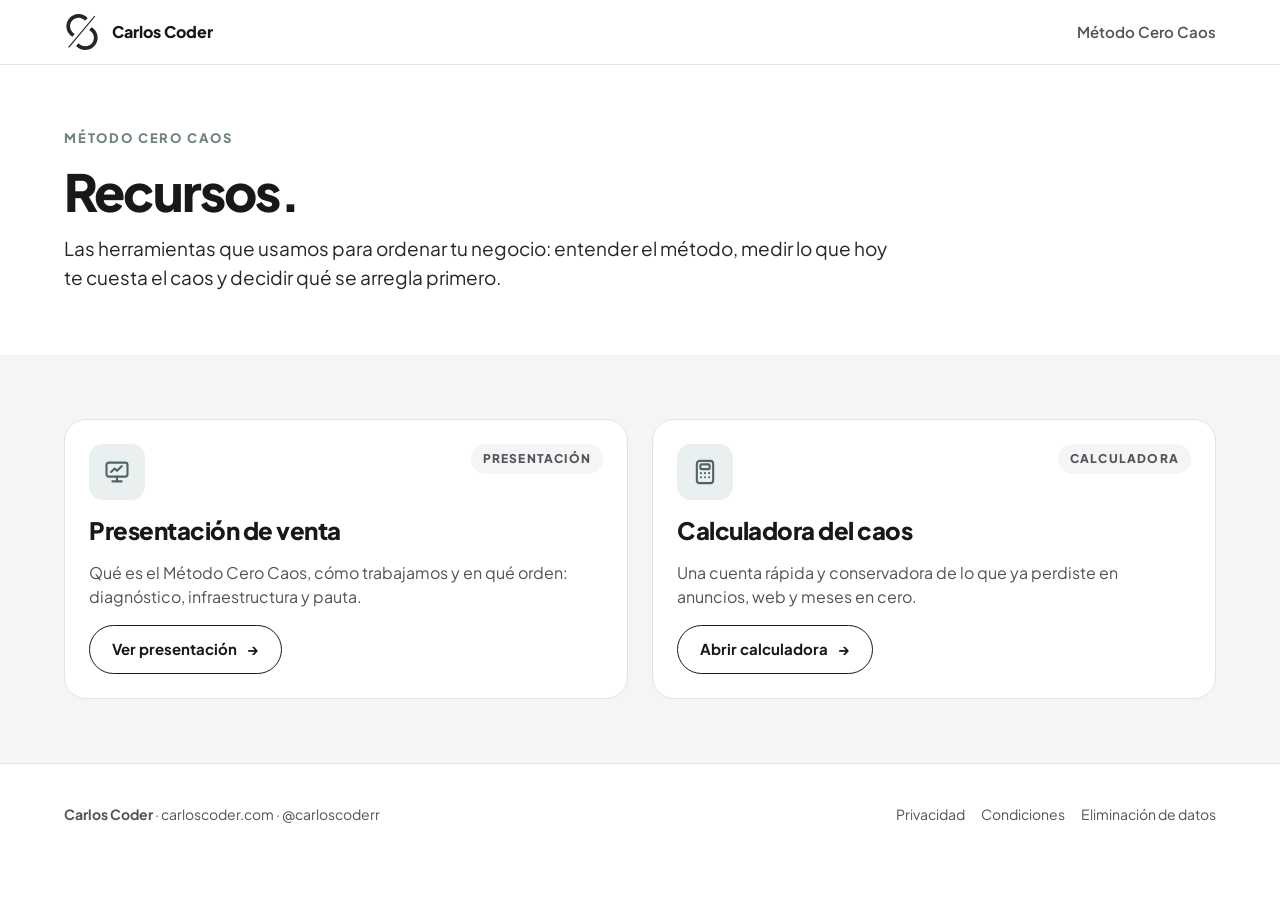
<file: index.html>
<!DOCTYPE html>
<html lang="es-PE">
<head>
<meta charset="utf-8">
<meta name="viewport" content="width=device-width, initial-scale=1, viewport-fit=cover">
<title>Carlos Coder · Recursos</title>
<meta name="description" content="Recursos del Método Cero Caos: presentación de venta y calculadora del caos.">
<link rel="icon" href="assets/img/carlos-coder.svg" type="image/svg+xml">
<link rel="preconnect" href="https://fonts.googleapis.com">
<link rel="preconnect" href="https://fonts.gstatic.com" crossorigin>
<link href="https://fonts.googleapis.com/css2?family=Plus+Jakarta+Sans:wght@400;500;600;700;800&display=swap" rel="stylesheet">
<link rel="stylesheet" href="assets/css/main.css">
<script src="assets/js/core.js" defer></script>
<style>
@layer page{
  /* tarjetas de recursos */
  .resources{display:grid;gap:var(--space-3);grid-template-columns:repeat(auto-fit,minmax(min(100%,20rem),1fr))}
  .res{position:relative;display:flex;flex-direction:column;gap:var(--space-2);padding:var(--space-3);border:1px solid var(--line);border-radius:var(--radius-l);background:var(--bg);transition:transform .45s var(--ease),box-shadow .45s var(--ease),border-color .3s}
  .res:hover,.res:focus-within{transform:translateY(-4px);border-color:var(--ink);box-shadow:var(--shadow-m)}

  .res-top{display:flex;justify-content:space-between;align-items:flex-start;gap:var(--space-2)}
  .res-icon{display:grid;place-items:center;width:56px;height:56px;border-radius:var(--radius-s);background:var(--sage-bg);color:var(--sage-d);transition:background .35s var(--ease),color .35s,transform .45s var(--ease)}
  .res-icon svg{width:28px;height:28px}
  .res:hover .res-icon,.res:focus-within .res-icon{background:var(--ink);color:var(--bg);transform:rotate(-6deg) scale(1.05)}
  .res-tag{font-size:12px;font-weight:800;letter-spacing:.1em;text-transform:uppercase;color:var(--muted);background:var(--tint);padding:6px 12px;border-radius:var(--radius-pill)}

  .res h2{margin:0;font-size:var(--step-1);letter-spacing:-.02em;line-height:1.2}
  .res p{color:var(--muted);line-height:1.5}

  /* botón: la flecha avanza y el fondo se rellena al pasar el mouse */
  .res-btn{margin-top:auto;align-self:flex-start;display:inline-flex;align-items:center;gap:10px;padding:12px 22px;border:1.5px solid var(--ink);border-radius:var(--radius-pill);font-weight:700;font-size:15px;color:var(--ink);text-decoration:none;background:linear-gradient(var(--ink),var(--ink)) no-repeat left center / 0% 100%;transition:background-size .45s var(--ease),color .35s var(--ease)}
  .res-btn .arrow{transition:transform .45s var(--ease)}
  .res:hover .res-btn,.res-btn:focus-visible{color:var(--bg);background-size:100% 100%}
  .res:hover .res-btn .arrow,.res-btn:focus-visible .arrow{transform:translateX(4px)}
  .res-btn:focus-visible{outline:2px solid var(--sage);outline-offset:3px}
  /* toda la tarjeta es clicable: el enlace se extiende sobre la tarjeta */
  .res-btn::after{content:"";position:absolute;inset:0;border-radius:var(--radius-l)}
  .res{cursor:pointer}

  @media (prefers-reduced-motion:reduce){
    .res,.res-icon,.res-btn,.res-btn .arrow{transition:none}
    .res:hover,.res:focus-within{transform:none}
    .res:hover .res-icon,.res:focus-within .res-icon{transform:none}
  }
}
</style>
</head>
<body>

<header class="site-header">
  <div class="container">
    <a class="brand" href="./"><img src="assets/img/carlos-coder.svg" alt=""><span>Carlos Coder</span></a>
    <nav class="nav"><a href="presentacion-de-venta/">Método Cero Caos</a></nav>
  </div>
</header>

<main>
  <section class="section">
    <div class="container stack">
      <p class="eyebrow">Método Cero Caos</p>
      <h1 class="page-title">Recursos.</h1>
      <p class="lead">Las herramientas que usamos para ordenar tu negocio: entender el método, medir lo que hoy te cuesta el caos y decidir qué se arregla primero.</p>
    </div>
  </section>

  <section class="section tint-bg">
    <div class="container resources">
      <article class="res">
        <div class="res-top">
          <span class="res-icon" aria-hidden="true">
            <svg viewBox="0 0 24 24" fill="none" stroke="currentColor" stroke-width="1.8" stroke-linecap="round" stroke-linejoin="round"><rect x="3" y="4" width="18" height="12" rx="2"/><path d="M12 16v4M8 20h8M7 12l3-3 2 2 4-4"/></svg>
          </span>
          <span class="res-tag">Presentación</span>
        </div>
        <h2>Presentación de venta</h2>
        <p>Qué es el Método Cero Caos, cómo trabajamos y en qué orden: diagnóstico, infraestructura y pauta.</p>
        <a class="res-btn" href="presentacion-de-venta/"><span>Ver presentación</span><span class="arrow" aria-hidden="true">→</span></a>
      </article>

      <article class="res">
        <div class="res-top">
          <span class="res-icon" aria-hidden="true">
            <svg viewBox="0 0 24 24" fill="none" stroke="currentColor" stroke-width="1.8" stroke-linecap="round" stroke-linejoin="round"><rect x="5" y="2.5" width="14" height="19" rx="2.5"/><rect x="8" y="5.5" width="8" height="4" rx="1"/><path d="M8.5 13h.01M12 13h.01M15.5 13h.01M8.5 16.5h.01M12 16.5h.01M15.5 16.5h.01"/></svg>
          </span>
          <span class="res-tag">Calculadora</span>
        </div>
        <h2>Calculadora del caos</h2>
        <p>Una cuenta rápida y conservadora de lo que ya perdiste en anuncios, web y meses en cero.</p>
        <a class="res-btn" href="calculadora-del-caos/"><span>Abrir calculadora</span><span class="arrow" aria-hidden="true">→</span></a>
      </article>
    </div>
  </section>
</main>

<footer class="site-footer">
  <div class="container">
    <span><b>Carlos Coder</b> · carloscoder.com · @carloscoderr</span>
    <nav class="legal-links" aria-label="Legal">
      <a href="politica-de-privacidad/">Privacidad</a>
      <a href="condiciones-del-servicio/">Condiciones</a>
      <a href="eliminacion-de-datos/">Eliminación de datos</a>
    </nav>
  </div>
</footer>

</body>
</html>
</file>
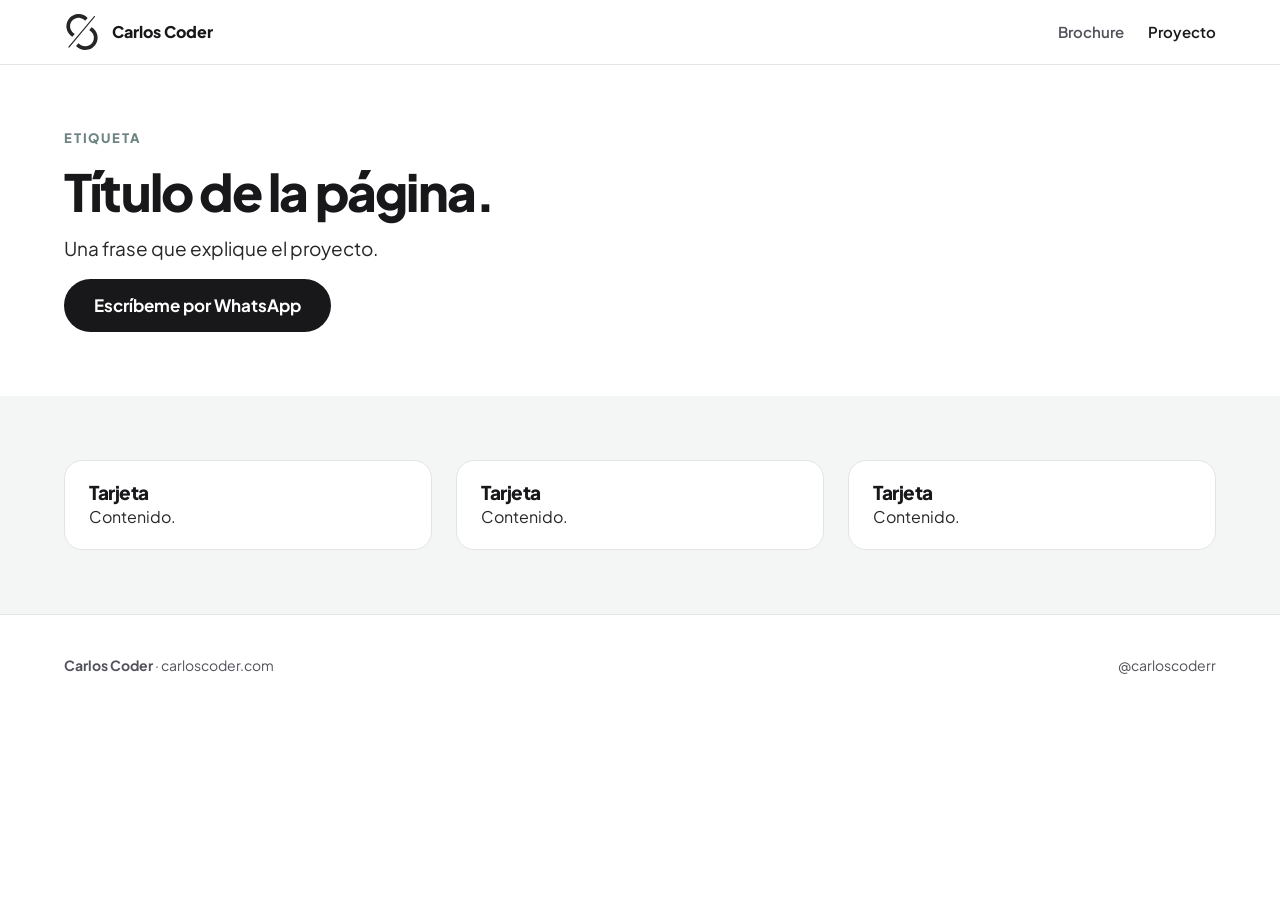
<file: _plantilla/index.html>
<!DOCTYPE html>
<html lang="es-PE">
<head>
<meta charset="utf-8">
<meta name="viewport" content="width=device-width, initial-scale=1, viewport-fit=cover">
<title>Nombre del proyecto · Carlos Coder</title>
<meta name="description" content="Descripción corta del proyecto.">
<link rel="icon" href="../assets/img/carlos-coder.svg" type="image/svg+xml">
<link rel="preconnect" href="https://fonts.googleapis.com">
<link rel="preconnect" href="https://fonts.gstatic.com" crossorigin>
<link href="https://fonts.googleapis.com/css2?family=Plus+Jakarta+Sans:wght@400;500;600;700;800&display=swap" rel="stylesheet">
<link rel="stylesheet" href="../assets/css/main.css">
<!-- <link rel="stylesheet" href="proyecto.css">  estilos exclusivos de este proyecto (dentro de @layer page) -->
<script src="../assets/js/core.js" defer></script>
</head>
<body data-wa-message="Hola Carlos, escribo desde la página de [proyecto].">

<header class="site-header">
  <div class="container">
    <a class="brand" href="../"><img src="../assets/img/carlos-coder.svg" alt=""><span>Carlos Coder</span></a>
    <nav class="nav">
      <a href="../presentacion-de-venta/">Brochure</a>
      <a href="./" aria-current="page">Proyecto</a>
    </nav>
  </div>
</header>

<main>
  <section class="section">
    <div class="container stack">
      <p class="eyebrow">Etiqueta</p>
      <h1 class="page-title">Título de la página.</h1>
      <p class="lead">Una frase que explique el proyecto.</p>
      <p><a class="btn" data-wa href="#">Escríbeme por WhatsApp</a></p>
    </div>
  </section>

  <section class="section tint-bg">
    <div class="container grid">
      <div class="card"><h3>Tarjeta</h3><p>Contenido.</p></div>
      <div class="card"><h3>Tarjeta</h3><p>Contenido.</p></div>
      <div class="card"><h3>Tarjeta</h3><p>Contenido.</p></div>
    </div>
  </section>
</main>

<footer class="site-footer">
  <div class="container"><span><b>Carlos Coder</b> · carloscoder.com</span><span>@carloscoderr</span></div>
</footer>

</body>
</html>
</file>
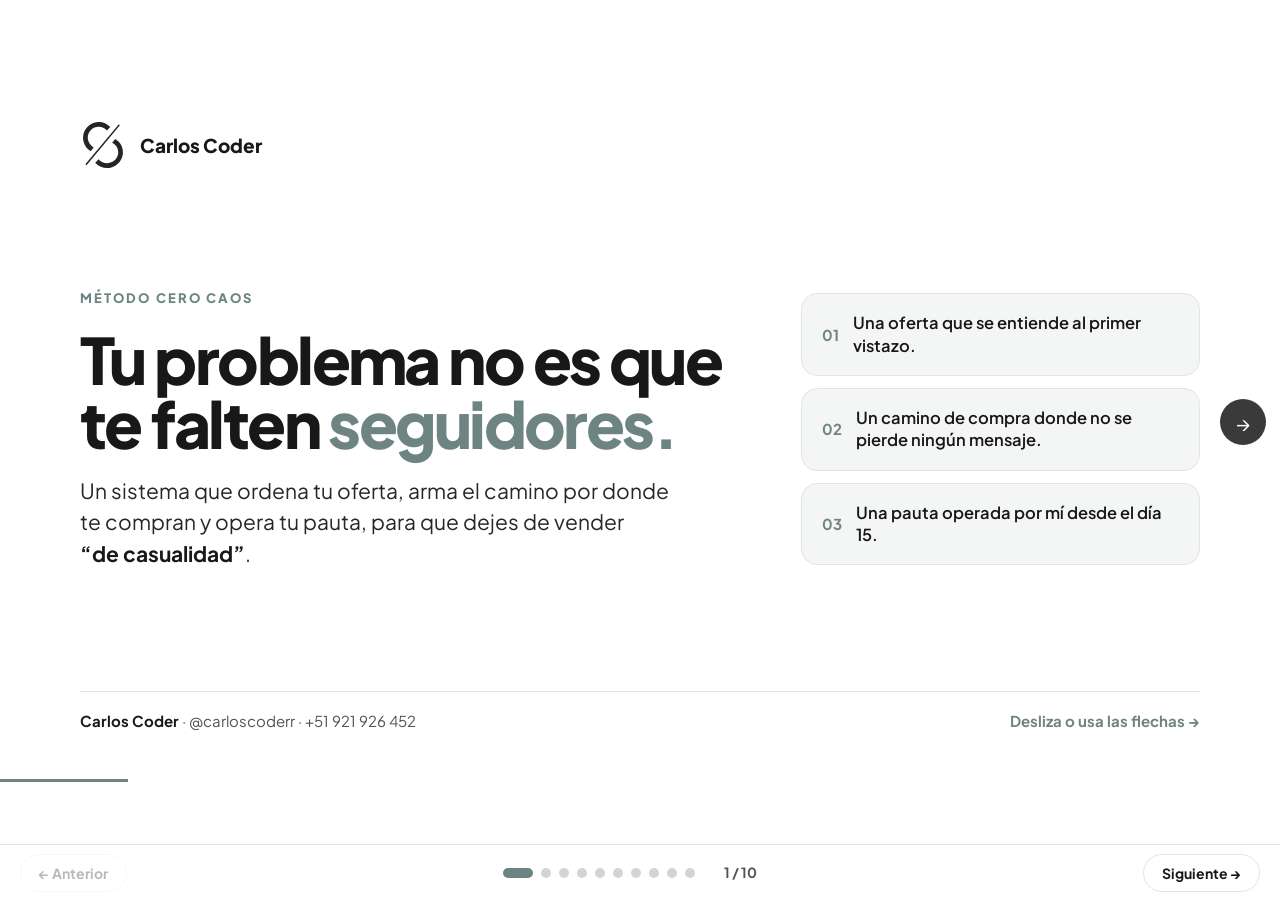
<file: brochure/index.html>
<!DOCTYPE html>
<html lang="es-PE">
<head>
<meta charset="utf-8">
<meta name="viewport" content="width=device-width, initial-scale=1, viewport-fit=cover">
<title>Método Cero Caos · Carlos Coder</title>
<link rel="icon" href="../assets/img/carlos-coder.svg" type="image/svg+xml">
<link rel="preconnect" href="https://fonts.googleapis.com">
<link rel="preconnect" href="https://fonts.gstatic.com" crossorigin>
<link href="https://fonts.googleapis.com/css2?family=Plus+Jakarta+Sans:wght@400;500;600;700;800&display=swap" rel="stylesheet">
<link rel="stylesheet" href="../assets/css/main.css">
<link rel="stylesheet" href="../assets/css/deck.css">
<link rel="stylesheet" href="brochure.css">
<script src="../assets/js/core.js" defer></script>
<script src="../assets/js/deck.js" defer></script>
<script src="brochure.js" defer></script>
</head>
<body class="deck" data-wa-message="Hola Carlos, quiero ordenar mi negocio. Escribo desde la landing por el Diagnóstico Cero Caos de S/ 300.">

<div id="rot"><div><span>⟳</span>Gira tu celular en horizontal<br><small style="font-weight:500;color:#a1a1aa">El brochure se ve de lado a lado.</small></div></div>

<div id="viewport">
  <div id="stage">
    <div id="prog"></div>
    <button class="arrow" id="aL" aria-label="Anterior">←</button>
    <button class="arrow" id="aR" aria-label="Siguiente">→</button>
    <div id="track">

<!-- 1 PORTADA -->
<section class="slide cover">
  <div class="brand"><img src="../assets/img/carlos-coder.svg" alt=""><span>Carlos Coder</span></div>
  <div class="main">
    <div>
      <div class="tag">Método Cero Caos</div>
      <h1>Tu problema no es que te falten <em>seguidores.</em></h1>
      <p class="sub">Un sistema que ordena tu oferta, arma el camino por donde te compran y opera tu pauta, para que dejes de vender <b>“de casualidad”</b>.</p>
    </div>
    <div class="trio">
      <div><b>01</b>Una oferta que se entiende al primer vistazo.</div>
      <div><b>02</b>Un camino de compra donde no se pierde ningún mensaje.</div>
      <div><b>03</b>Una pauta operada por mí desde el día 15.</div>
    </div>
  </div>
  <div class="pie"><span><b>Carlos Coder</b> · @carloscoderr · +51 921 926 452</span><span class="hint">Desliza o usa las flechas →</span></div>
</section>

<!-- 2 PROBLEMA -->
<section class="slide">
  <div class="eyebrow">El problema</div>
  <h2>¿Te suena esto?</h2>
  <div class="scenes">
    <div class="scene"><div class="n">1</div><h3>Un mes sí, otro no.</h3><p>Un mes cierras varias consultas seguidas. Al siguiente no entra nada. Cuando miras tu cuenta bancaria no sabes de qué dependió.</p></div>
    <div class="scene"><div class="n">2</div><h3>El link de la bio.</h3><p>Pagaste una web “profesional”. Hoy es un escaparate: se ve bien y no te trae ninguna venta.</p></div>
    <div class="scene"><div class="n">3</div><h3>El WhatsApp.</h3><p>Abres WhatsApp y los chats de la semana pasada siguen sin respuesta. Alguien preguntó el precio y desapareció.</p></div>
    <div class="scene"><div class="n">4</div><h3>Los anuncios.</h3><p>Le diste a “Promocionar” o le pagaste a alguien barato. Te llegaron curiosos sin presupuesto y concluiste: “los anuncios no funcionan para mi negocio”.</p></div>
    <div class="scene"><div class="n">5</div><h3>La oferta mezclada.</h3><p>Vendes consultas sueltas, un programa y un PDF a la vez. Quien entra a tu perfil pregunta: “¿y tú qué vendes exactamente?”.</p></div>
  </div>
  <div class="close">Ninguna de estas cosas es un problema de audiencia. Son síntomas de un negocio que opera en el caos.</div>
  <div class="foot"><span><b>Método Cero Caos</b> · Carlos Coder</span></div>
</section>

<!-- 3 COSTO -->
<section class="slide">
  <div class="eyebrow">Cuánto te cuesta el caos</div>
  <h2 class="wide">Antes de hablar de precio, hagamos una cuenta.</h2>
  <div class="calc">
    <div class="form">
      <div class="field"><label for="c-ads">Dinero en anuncios que no trajeron clientes</label><div class="money"><span>S/</span><input id="c-ads" type="number" min="0" inputmode="numeric" placeholder="0"></div></div>
      <div class="field"><label for="c-web">Dinero en una web que no vende</label><div class="money"><span>S/</span><input id="c-web" type="number" min="0" inputmode="numeric" placeholder="0"></div></div>
      <div class="field"><label for="c-meses">Meses en cero en el último año<small>los que casi no entró nada</small></label><div class="money"><span>N°</span><input id="c-meses" type="number" min="0" max="12" inputmode="numeric" placeholder="0"></div></div>
      <div class="field"><label for="c-mes">Lo que facturas en un mes normal</label><div class="money"><span>S/</span><input id="c-mes" type="number" min="0" inputmode="numeric" placeholder="0"></div></div>
    </div>
    <div class="out" aria-live="polite">
      <p>¿Cuánto sumaste tú?</p>
      <div class="tot" id="calcTotal">S/ 0</div>
      <p id="calcBreak" class="small" style="color:#a1a1aa">Completa los campos para ver el total.</p>
      <p class="cmp">El primer paso, el <b>Diagnóstico Cero Caos</b>, cuesta <b>S/ 300</b> y se descuenta por completo si decides avanzar.</p>
    </div>
  </div>
  <div class="close">El precio de este método se compara contra lo que hoy estás perdiendo, no contra el costo de una web.</div>
  <div class="foot"><span><b>Método Cero Caos</b> · Carlos Coder</span></div>
</section>

<!-- 4 HISTORIA -->
<section class="slide">
  <div class="eyebrow">Mi historia</div>
  <div class="about">
    <div class="ph"><img src="../assets/img/carlos.jpg" alt="Carlos Coder"></div>
    <div class="tx">
      <h2 style="margin-bottom:16px">Yo estuve del otro lado.</h2>
      <p>Desde marzo de 2023 entregaba hasta 4 páginas web al mes. Pasaba más de 10 horas diarias frente a la pantalla, cobraba poco y no tenía ni un cliente recurrente. Cada mes empezaba de cero a buscar el próximo contrato.</p>
      <p>Era “el chico de las webs”. Un ejecutante, no un socio. Y lo peor era darme cuenta de que las webs que entregaba eran escaparates: bonitas, pero sin nada detrás que vendiera.</p>
      <p>Entonces dejé de aceptar proyectos de solo diseño. Me capacité en sistemas de conversión (el camino que recorre alguien hasta comprar), psicología de ventas y pauta en Meta y Google. Junté lo técnico con la captación de clientes. <b>De ahí salió el Método Cero Caos.</b></p>
      <p>Hoy hago yo solo lo que normalmente reparten tres personas: construyo tu landing, armo tu captación automática y opero tu pauta. Tratas directo conmigo.</p>
      <div class="quote" style="font-size:20px;margin:6px 0 8px">“Deja de hacer páginas web que solo sirven de adorno; conviértete en el socio que diseña el sistema de ingresos que el negocio necesita.”</div>
      <p style="font-weight:800;color:var(--ink);margin:0">Carlos Coder <span style="font-weight:500;color:var(--muted)">· Arquitecto de Sistemas de Venta Digital</span></p>
    </div>
  </div>
  <div class="foot"><span><b>Método Cero Caos</b> · Carlos Coder</span></div>
</section>

<!-- 5 MÉTODO -->
<section class="slide">
  <div class="eyebrow">El método</div>
  <h2 class="wide" style="margin-bottom:16px">Cuatro pasos, en este orden. La pauta va al final.</h2>
  <div class="method">
    <div class="steps" id="steps" role="tablist"></div>
    <div class="mpanel">
      <div class="toggle" role="group" aria-label="Antes o después"><button type="button" data-m="0" aria-pressed="true">Hoy</button><button type="button" data-m="1" aria-pressed="false">Con el método</button></div>
      <div class="da" id="da"></div>
      <p class="two">Tú solo haces dos cosas: <span class="sage">crear contenido y cerrar ventas.</span> Lo demás lo construyo y lo opero yo.</p>
    </div>
  </div>
  <div class="diff">
    <div><b>Los anuncios van al final</b>No al principio.</div>
    <div><b>Lo construyo y lo opero yo</b>No coordinas a un diseñador, un programador y un trafficker.</div>
    <div><b>Capacito a quien atiende tu WhatsApp</b>Casi nadie lo hace, y ahí se pierden las ventas.</div>
  </div>
  <div class="foot"><span><b>Método Cero Caos</b> · Carlos Coder</span></div>
</section>

<!-- 6 QUÉ RECIBES -->
<section class="slide">
  <div class="eyebrow">Qué recibes</div>
  <h2 style="margin-bottom:16px">Qué recibes y cuándo.</h2>
  <div class="tabs" data-tabs>
    <button class="tab" aria-selected="true" data-t="ent">Entregables</button>
    <button class="tab" aria-selected="false" data-t="dias">Los 15 días</button>
    <button class="tab" aria-selected="false" data-t="app">Coder App (incluido)</button>
    <button class="tab" aria-selected="false" data-t="prom">Lo que prometo y lo que no</button>
  </div>
  <div class="pbox">
    <div class="pane open" data-p="ent"><div class="card tint grid2" style="padding:28px 32px;row-gap:18px">
      <div class="chk"><i>✓</i><span>Tu <b>oferta única</b> definida por escrito.</span></div>
      <div class="chk"><i>✓</i><span>Tu <b>landing page</b> de conversión, publicada en un subdominio de carloscoder.com (dominio propio opcional).</span></div>
      <div class="chk"><i>✓</i><span>Tu <b>captación automatizada</b>, adaptada a tu modelo de venta: pasarela de pago, agenda de citas o WhatsApp y correo.</span></div>
      <div class="chk"><i>✓</i><span>Una <b>capacitación de respuesta y cierre</b> (en WhatsApp o en el canal que use tu negocio), con guía de respuesta.</span></div>
      <div class="chk"><i>✓</i><span>Tu <b>mensaje y contenido pilar</b>.</span></div>
      <div class="chk"><i>✓</i><span><b>Pauta operada</b> en Meta/Google desde el día 15, con ajustes continuos.</span></div>
      <div class="chk"><i>✓</i><span><b>Informe mensual</b> con números.</span></div>
      <div class="chk"><i>✓</i><span><b>Coder App</b> incluido mientras tu plan esté activo.</span></div>
    </div></div>
    <div class="pane" data-p="dias">
      <div class="road">
        <div class="st"><b>Al pagar</b><p>Me entregas tus accesos y material. El conteo de los 15 días empieza cuando los tengo.</p></div>
        <div class="st"><b>Bloque 1</b><p>Diagnóstico y definición de tu oferta única.</p></div>
        <div class="st"><b>Bloque 2</b><p>Construcción de la landing y del camino de compra (pasarela, agenda o WhatsApp, según tu negocio).</p></div>
        <div class="st"><b>Bloque 3</b><p>Capacitación de respuesta y cierre.</p></div>
        <div class="st go"><b>Día 15</b><p><strong>Lanzamiento:</strong> se enciende la pauta.</p></div>
        <div class="st"><b>Desde el día 15</b><p>Se miden resultados con números y se ajusta cada mes.</p></div>
      </div>
      <p class="small" style="margin-top:16px;font-size:14px">Si demoras en entregar tus accesos o material, los 15 días se pausan.</p>
    </div>
    <div class="pane" data-p="app">
      <p style="margin-bottom:12px;font-size:15px">Tu herramienta de automatización, procesos, flujos y CRM, incluida mientras el plan esté activo. Si ya tienes web, landing, pasarela o agenda, se acopla a lo que ya usas.</p>
      <div class="app3">
        <div class="card"><h4>Para vender</h4><ul>
          <li><b>Automatizaciones</b> por WhatsApp y correo, con herramientas de marketing integradas.</li>
          <li><b>Flujos condicionales</b> y <b>respuestas a anuncios específicos.</b></li>
          <li><b>Métricas de tus anuncios</b> en la misma plataforma.</li>
          <li><b>Agente de IA de ventas</b> configurable sin código: entiende el contexto, no responde como robot.</li>
          <li><b>Agendamiento de citas</b> con confirmaciones y recordatorios.</li>
          <li><b>Recuperación de carritos abandonados.</b></li></ul></div>
        <div class="card"><h4>Para fidelizar</h4><ul>
          <li><b>Estrategias de fidelización.</b></li>
          <li><b>Mensajes automáticos por cumpleaños.</b></li></ul></div>
        <div class="card"><h4>Para controlar tu negocio</h4><ul>
          <li><b>Gastos operativos y balance.</b></li>
          <li><b>Base de clientes.</b></li>
          <li><b>Guion de venta</b> y <b>analizador de mensajes.</b></li></ul></div>
      </div>
      <p class="small" style="margin-top:10px">Coder App no procesa cobros ni aloja cursos: se integra con la pasarela o plataforma que ya uses.</p>
    </div>
    <div class="pane" data-p="prom">
      <div class="pn">
        <div class="card" style="background:var(--yes-bg);border-color:#bbf7d0"><h3 style="color:var(--yes)">Lo que prometo (depende de mí)</h3>Una oferta clara, una landing y captación que no dejan prospectos perdidos, alguien capacitado para responder, y una pauta operada por mí desde el día 15.</div>
        <div class="card tint"><h3 style="color:var(--no)">Lo que no prometo</h3>Un número de ventas ni de mensajes, resultados en 30 días, ni que funcione si no creas contenido ni cierras ventas.</div>
      </div>
    </div>
  </div>
  <div class="foot"><span><b>Método Cero Caos</b> · Carlos Coder</span></div>
</section>

<!-- 7 CASO -->
<section class="slide">
  <div class="eyebrow">Caso real</div>
  <h2 class="wide" style="margin-bottom:14px;font-size:36px">Un caso real, contado como lo que es.</h2>
  <div class="case">
    <div style="display:flex;flex-direction:column">
      <p style="font-size:15.5px;margin-bottom:14px">Un negocio de servicios de ticket alto <span class="small">(una agencia de marketing que vende a centros estéticos)</span> recibía curiosos y operaba con procesos desordenados. Su camino de compra no estaba claro y dependía de campañas sin estructura.</p>
      <h3 style="margin-bottom:10px;font-size:17px">Qué se hizo, en 3 pasos</h3>
      <ul class="hechos">
        <li><span class="num">1</span><span>Diagnóstico de su oferta y reestructuración del proceso comercial.</span></li>
        <li><span class="num">2</span><span>Diseño e implementación de la landing y del camino de compra.</span></li>
        <li><span class="num">3</span><span>Capacitación del equipo completo y activación de Meta Ads.</span></li>
      </ul>
      <div class="disc"><b>Aclaración</b>Mi cliente fue la agencia. El cliente de S/ 3,000 es de ella, conseguido con el sistema que implementé y que le enseñé a operar. Es un solo caso real, no una garantía. Fue un negocio de ticket alto con equipo comercial; el presupuesto de pauta mínimo que recomiendo para ti es de S/ 400 al mes.</div>
    </div>
    <div>
      <div class="rhead"><div class="v">S/ 170 → S/ 3,000</div><div class="l">Lo que invirtieron en anuncios → lo que entró con un solo cliente</div></div>
      <div class="stats" id="stats">
        <div class="stat"><div class="v" data-count="17">17</div><div class="l">personas interesadas en la primera semana</div></div>
        <div class="stat"><div class="v" data-count="10" data-pre="S/ ">S/ 10</div><div class="l">lo que costó cada una</div></div>
        <div class="stat big"><div class="v">casi S/ 18</div><div class="l">de venta por cada S/ 1 puesto en anuncios</div></div>
      </div>
      <p class="small" style="margin-top:10px">Cuenta solo de los anuncios de este caso. No incluye mi trabajo y no es una garantía de que te pase lo mismo.</p>
      <p class="tech">Dato técnico, para quien lo pida: ROAS 17.65 · ROI 1,665%.</p>
      <p style="margin-top:12px;font-size:15px">En menos de 10 días, con seguimiento por WhatsApp y llamada, cerró 1 cliente calificado de S/ 3,000, que continuó con la agencia en retención mensual. <b>Después del proyecto, me sumaron a su equipo.</b></p>
      <!-- PENDIENTE: [CAPTURA REAL] panel de pauta · [CAPTURA REAL] WhatsApp del cierre · [QR] video de la dueña -->
    </div>
  </div>
  <div class="foot"><span><b>Método Cero Caos</b> · Carlos Coder</span></div>
</section>

<!-- 8 ENCAJE -->
<section class="slide">
  <div class="eyebrow">¿Es para ti?</div>
  <h2 style="margin-bottom:14px">Para quién sí, para quién no.</h2>
  <div class="tabs" data-tabs>
    <button class="tab" aria-selected="true" data-t="fit">Es para ti / No es para ti</button>
    <button class="tab" aria-selected="false" data-t="faq">Preguntas frecuentes</button>
  </div>
  <div class="pbox">
    <div class="pane open" data-p="fit">
      <div class="fit">
        <div class="card y"><h3>Es para ti si…</h3>
          <div class="chk"><i>✓</i><span>Tienes audiencia y vendes un programa o servicio propio.</span></div>
          <div class="chk"><i>✓</i><span>Vendes “de casualidad”: un mes entra bien y el siguiente no.</span></div>
          <div class="chk"><i>✓</i><span>Ya probaste una web, el botón “Promocionar” o un freelancer, y concluiste que los anuncios no funcionan.</span></div>
          <div class="chk"><i>✓</i><span>Estás dispuesto/a a seguir un proceso ordenado y a cerrar las ventas o citas que lleguen. Crear contenido y cerrar ventas es tuyo; el sistema y la pauta son míos.</span></div>
          <div class="chk"><i>✓</i><span>Puedes invertir mínimo S/ 400 al mes en anuncios.</span></div>
          <div class="chk"><i>✓</i><span>Vendes una oferta de ticket medio-alto, para que una sola venta cubra buena parte de la inversión.</span></div>
        </div>
        <div class="card n"><h3>No es para ti si…</h3>
          <div class="chk no"><i>✕</i><span>Quieres “solo la web”.</span></div>
          <div class="chk no"><i>✕</i><span>Quieres que el marketing lo haga todo sin grabar contenido ni seguir el proceso.</span></div>
          <div class="chk no"><i>✕</i><span>Buscas “100 prospectos al día” o resultados en 30 días.</span></div>
          <div class="chk no"><i>✕</i><span>Todavía no tienes nada definido que vender.</span></div>
          <div class="chk no"><i>✕</i><span>Tu ticket es bajo y no tienes el volumen que lo compense.</span></div>
        </div>
      </div>
    </div>
    <div class="pane" data-p="faq">
      <div class="faq">
        <details open><summary>“¿Por qué el Diagnóstico cuesta y no es gratis?”</summary><p>Porque lo gratuito atrae curiosos que no valoran el tiempo ni implementan. El pago filtra para trabajar con quien va en serio. Y los S/ 300 se descuentan por completo si contratas dentro de los 7 días.</p></details>
        <details><summary>“¿Necesito tener web o pasarela lista antes de empezar?”</summary><p>No. Para eso es el Diagnóstico. Si ya tienes herramientas, las auditamos; si partes de cero, diseñamos el camino de compra que te conviene (pasarela, agenda o WhatsApp).</p></details>
        <details><summary>“Está muy caro.”</summary><p>Compáralo contra lo que hoy pierdes, no contra una web: anuncios quemados, chats sin responder y meses en cero. Por eso el primer paso son S/ 300, no el sistema completo, y se descuentan por completo si avanzas.</p></details>
        <details><summary>“Ya probé anuncios y no funcionan para mi negocio.”</summary><p>Probablemente no fallaron los anuncios: faltaba una oferta clara y un camino de compra detrás. En mi método la pauta va el día 15, nunca al principio.</p></details>
        <details><summary>“No tengo tiempo para grabar contenido. Quiero que lo hagan todo por mí.”</summary><p>El sistema capta, da seguimiento y opera la pauta por ti. A ti te deja dos tareas: crear contenido y cerrar ventas, y nadie puede hacerlo por ti. Si buscas que el marketing lo haga todo sin que participes, esto no es para ti, y te lo digo desde ahora.</p></details>
        <details><summary>“Mejor lo aprendo yo con tutoriales de YouTube.”</summary><p>Puedes. Pero cada fin de semana peleándote con un dominio o una integración es un fin de semana sin atender clientes ni crear contenido. Y la pauta hay que operarla todos los meses sin quemar presupuesto.</p></details>
        <details><summary>“¿Me prometes resultados de ventas?”</summary><p>No. No prometo un número de ventas ni de prospectos. Prometo una oferta clara, un camino de compra adaptado a tu negocio, alguien capacitado para responder y una pauta operada desde el día 15. Mi caso real es uno solo y te lo muestro como lo que es.</p></details>
        <details><summary>“¿Y si en el Diagnóstico descubrimos que mi negocio no está listo para el sistema?”</summary><p>Te lo digo con total transparencia, para que no botes tu dinero en algo que todavía no te sirve. Y te quedas con tu Manual Cero Caos, con la ruta exacta de qué ordenar primero.</p></details>
      </div>
    </div>
  </div>
  <div class="foot"><span><b>Método Cero Caos</b> · Carlos Coder</span></div>
</section>

<!-- 9 INVERSIÓN -->
<section class="slide">
  <div class="eyebrow">Inversión y formas de pago</div>
  <h2 class="wide" style="font-size:34px;margin-bottom:12px;max-width:none">Un camino con tres escalones. Empiezas por el primero.</h2>
  <label class="sw"><input type="checkbox" id="fromDx"><span>Ya hice el Diagnóstico y contrato dentro de los 7 días</span></label>
  <div class="ladder">
    <article class="tier">
      <span class="k">Escalón 1 · Entrada</span>
      <h3>Diagnóstico Cero Caos</h3>
      <div class="pr">S/ 300<small>Pago único</small></div>
      <p>Sesión 1 a 1 de 60-90 min + auditoría de tu oferta, tu perfil y las fugas en tu WhatsApp + <b>Manual Cero Caos</b> (documento escrito con tu ruta exacta de acción). Se descuenta al 100% si contratas la implementación dentro de los 7 días siguientes. <b>Garantía:</b> si no recibes tu Manual máximo 2 días hábiles (lunes a sábado) después de tu sesión, se te devuelve lo pagado.</p>
      <a class="btn" data-wa href="#">Empezar por aquí</a>
    </article>
    <article class="tier main">
      <span class="badge">Principal</span>
      <span class="k">Escalón 2A · Plan Compromiso 3 Meses</span>
      <h3>Método Cero Caos Completo</h3>
      <div class="pr" id="prA">S/ 2,000<small id="prAs">al mes, mínimo 3 meses. El armado inicial va incluido en el Mes 1.</small></div>
      <p>Todo lo de la página 6: entregables, pauta operada desde el día 15, informe mensual y Coder App.</p>
      <a class="btn" data-wa href="#">Quiero este plan</a>
    </article>
    <article class="tier">
      <span class="k">Escalón 2B · Plan Flexible</span>
      <h3>Método Cero Caos Completo</h3>
      <div class="pr" id="prB">S/ 2,500<small id="prBs">de setup, que cubre el Mes 1 completo. Desde el Mes 2: S/ 2,000 al mes, sin permanencia.</small></div>
      <p>Lo mismo que el Plan Compromiso, sin permanencia.</p>
      <a class="btn ghost" data-wa href="#">Prefiero sin permanencia</a>
    </article>
  </div>
  <div class="tabs" data-tabs style="margin-bottom:10px">
    <button class="tab" aria-selected="true" data-t="ap">Lo que pagas aparte</button>
    <button class="tab" aria-selected="false" data-t="fp">Formas de pago</button>
    <button class="tab" aria-selected="false" data-t="ca">Cancelación</button>
  </div>
  <div class="pbox">
    <div class="pane open" data-p="ap"><ul class="dots"><li><span>Pauta en Meta/Google: mínimo recomendado <b>S/ 400 al mes</b>. Se paga directo a cada plataforma, con tu propia tarjeta.</span></li><li><span>Consumo de WhatsApp API.</span></li><li><span>Consumo de Inteligencia Artificial en tus flujos.</span></li></ul></div>
    <div class="pane" data-p="fp"><ul class="dots"><li><span><b>El Diagnóstico se paga en línea con Culqi, antes de la sesión</b>, para apartar tu fecha.</span></li><li><span>El Método Completo: en una cuota o, lo habitual, en dos partes: <b>50% al iniciar y 50% el día 15</b>. Cada mes son 30 días calendario.</span></li><li><span>Recibo por honorarios por defecto. Si necesitas factura, se suma el 18%; los precios no lo incluyen.</span></li></ul></div>
    <div class="pane" data-p="ca"><ul class="dots"><li><span><b>Después de los 3 meses:</b> sin penalidad, mes a mes, avisando antes del siguiente cobro.</span></li><li><span><b>Antes de los 3 meses:</b> pasas a las condiciones del Plan Flexible y pagas la diferencia de S/ 500 (la misma si vienes del Diagnóstico). No debes los meses restantes ni se reembolsa lo ya pagado. No hay pausa durante los 3 meses. Si yo no entrego la construcción o no enciendo la pauta el día 15 por causa mía, no pagas esa diferencia.</span></li><li><span><b>Al finalizar tu plan,</b> te llevas el archivo de tu landing page, tu base de datos en Excel (en menos de 24 horas) y tu dominio si compraste uno propio. Se da de baja tu acceso a Coder App y el subdominio de carloscoder.com.</span></li><li><span><b>Si no pagas a tiempo:</b> a las 48 horas se bloquea tu acceso a Coder App y se pausan tus campañas hasta que regularices.</span></li></ul></div>
  </div>
  <div class="foot"><span><b>Método Cero Caos</b> · Carlos Coder</span></div>
</section>

<!-- 10 EMPEZAR -->
<section class="slide end dk">
  <div class="eyebrow">Cómo empezar</div>
  <h2>El primer paso no es contratar. Es ver tu caos con números.</h2>
  <p style="font-size:18px;max-width:46em">Empieza por el <b>Diagnóstico Cero Caos</b>: una sesión conmigo y un documento escrito por <b>S/ 300</b>. Si decides avanzar dentro de los 7 días, se descuenta por completo.</p>
  <div class="how">
    <div><span class="num">1</span><span>Clic en el botón: se abre WhatsApp con el mensaje ya escrito. Sofía, del equipo de Carlos, conversa contigo y te envía tu enlace de reserva.</span></div>
    <div><span class="num">2</span><span>Reservas en línea: eliges tu fecha, respondes unas preguntas rápidas y pagas con Culqi.</span></div>
    <div><span class="num">3</span><span>Tenemos tu sesión de 60 a 90 min y completamos juntos tu cuenta del caos.</span></div>
    <div><span class="num">4</span><span>Recibes tu Manual Cero Caos en máximo 2 días hábiles (lunes a sábado).</span></div>
  </div>
  <p style="font-size:16px;max-width:52em;margin-bottom:16px">Imagina arrancar el mes con tu oferta ordenada, cero chats al aire y pauta trayendo prospectos que ya saben cuánto cuesta tu servicio. <b>La diferencia entre un escenario y el otro es una sesión y un documento.</b></p>
  <div><a class="btn light" data-wa href="#" style="font-size:19px;padding:16px 38px">Quiero mi Diagnóstico Cero Caos</a></div>
  <div class="contact"><span><b>WhatsApp:</b> +51 921 926 452</span><span><b>Instagram / TikTok / YouTube:</b> @carloscoderr</span></div>
  <div class="final">No te prometo 100 prospectos al día ni resultados en 30 días. Te prometo que lo construyo bien y lo opero.</div>
  <div class="foot"><span><b>Método Cero Caos</b> · Carlos Coder</span></div>
</section>

    </div>
  </div>
</div>

<div id="bar">
  <button id="bL" type="button">← Anterior</button>
  <div style="display:flex;align-items:center;gap:18px"><div id="dots"></div><span id="count"></span></div>
  <button id="bR" type="button">Siguiente →</button>
</div>
</body>
</html>
</file>
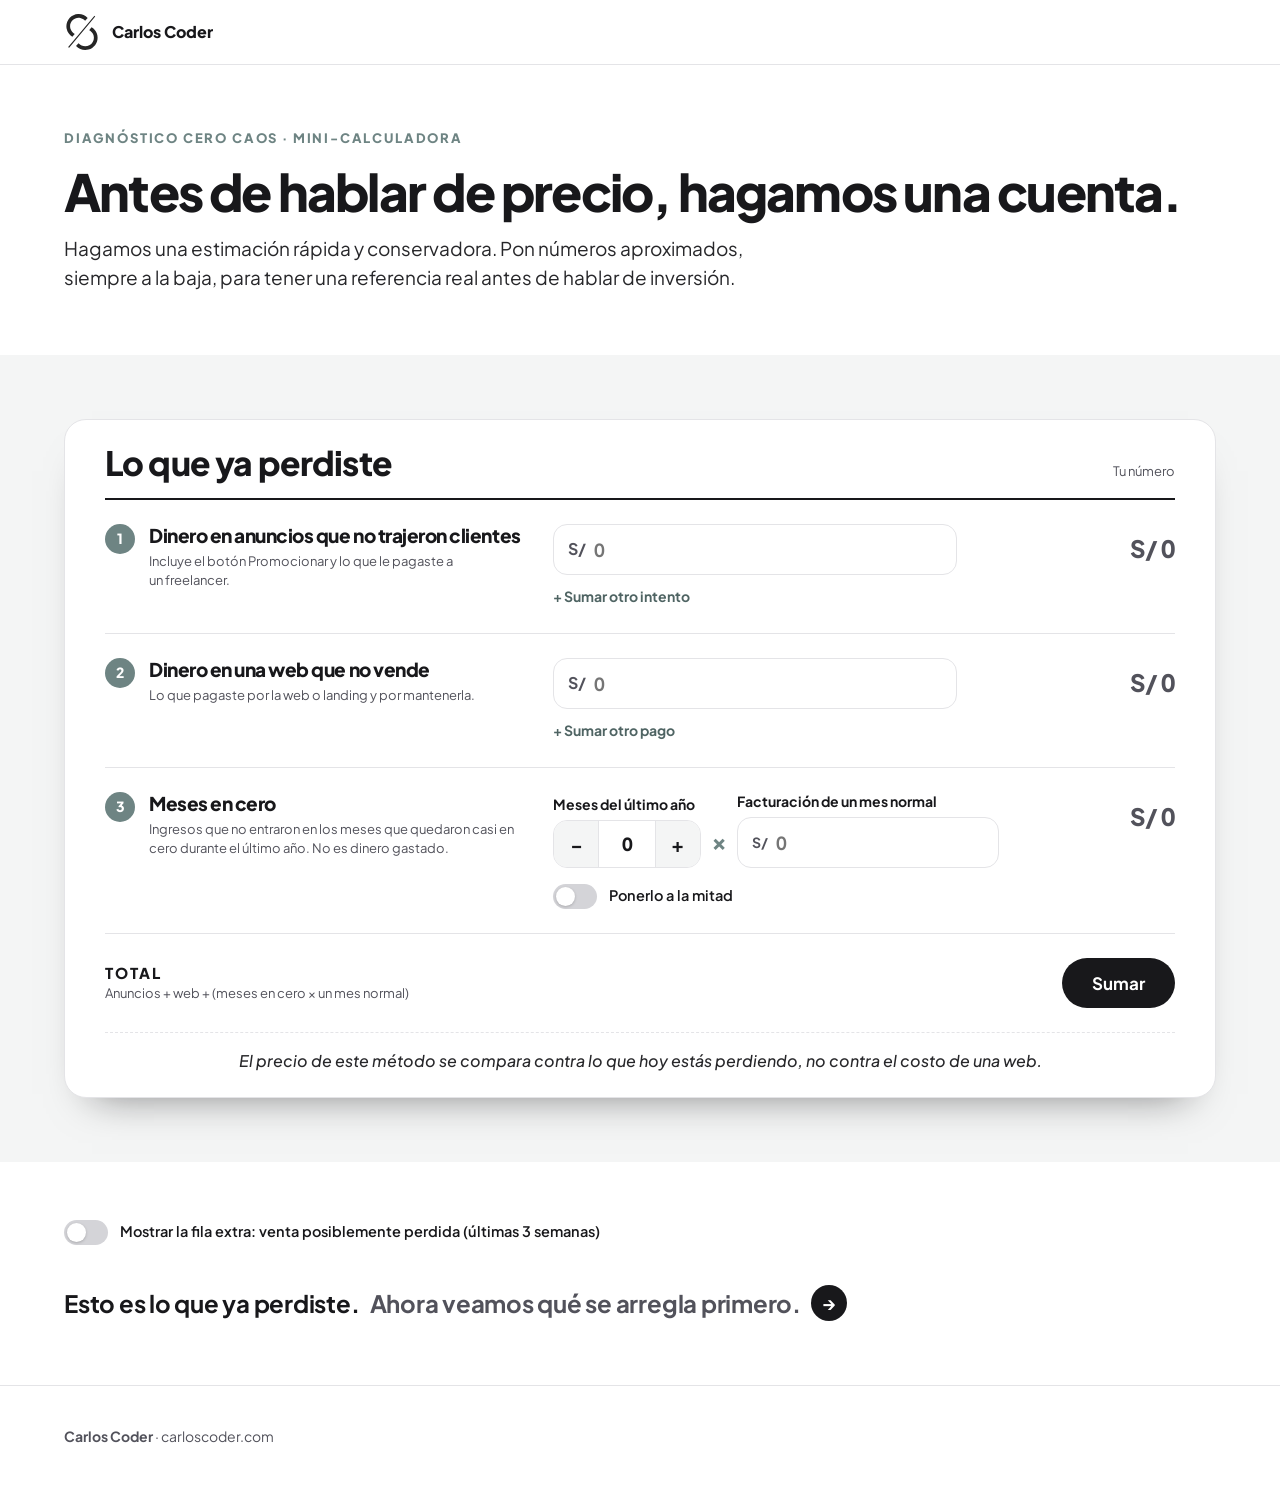
<file: calculadora-caos/index.html>
<!DOCTYPE html>
<html lang="es-PE">
<head>
<meta charset="utf-8">
<meta name="viewport" content="width=device-width, initial-scale=1, viewport-fit=cover">
<title>Cuánto te cuesta tu caos · Carlos Coder</title>
<meta name="description" content="Mini-calculadora del Diagnóstico Cero Caos: se completa en vivo durante la sesión.">
<meta name="robots" content="noindex, nofollow">
<link rel="icon" href="../assets/img/carlos-coder.svg" type="image/svg+xml">
<link rel="preconnect" href="https://fonts.googleapis.com">
<link rel="preconnect" href="https://fonts.gstatic.com" crossorigin>
<link href="https://fonts.googleapis.com/css2?family=Plus+Jakarta+Sans:wght@400;500;600;700;800&display=swap" rel="stylesheet">
<link rel="stylesheet" href="../assets/css/main.css">
<link rel="stylesheet" href="calculadora.css">
<script src="../assets/js/core.js" defer></script>
<script src="calculadora.js" defer></script>
</head>
<body>

<header class="site-header">
  <div class="container">
    <a class="brand" href="../"><img src="../assets/img/carlos-coder.svg" alt=""><span>Carlos Coder</span></a>
  </div>
</header>

<main>
  <!-- ENCUADRE -->
  <section class="section intro">
    <div class="container stack">
      <p class="eyebrow">Diagnóstico Cero Caos · Mini-calculadora</p>
      <h1 class="page-title">Antes de hablar de precio, hagamos una cuenta.</h1>
      <p class="lead">Hagamos una estimación rápida y conservadora. Pon números aproximados, siempre a la baja, para tener una referencia real antes de hablar de inversión.</p>
    </div>
  </section>

  <!-- PARTE A · LA TARJETA -->
  <section class="section tint-bg">
    <div class="container">
      <div class="sheet">
        <div class="sheet-head">
          <h2>Lo que ya perdiste</h2>
          <span class="small">Tu número</span>
        </div>

        <!-- Fila 1 -->
        <div class="row" data-row="ads">
          <div class="row-label">
            <span class="num">1</span>
            <div>
              <h3>Dinero en anuncios que no trajeron clientes</h3>
              <p class="small">Incluye el botón Promocionar y lo que le pagaste a un freelancer.</p>
            </div>
          </div>
          <div class="row-input">
            <div class="lines" data-lines="ads"></div>
            <button class="add" type="button" data-add="ads">+ Sumar otro intento</button>
          </div>
          <div class="row-sub" data-sub="ads">S/ 0</div>
        </div>

        <!-- Fila 2 -->
        <div class="row" data-row="web">
          <div class="row-label">
            <span class="num">2</span>
            <div>
              <h3>Dinero en una web que no vende</h3>
              <p class="small">Lo que pagaste por la web o landing y por mantenerla.</p>
            </div>
          </div>
          <div class="row-input">
            <div class="lines" data-lines="web"></div>
            <button class="add" type="button" data-add="web">+ Sumar otro pago</button>
          </div>
          <div class="row-sub" data-sub="web">S/ 0</div>
        </div>

        <!-- Fila 3 -->
        <div class="row" data-row="zero">
          <div class="row-label">
            <span class="num">3</span>
            <div>
              <h3>Meses en cero</h3>
              <p class="small">Ingresos que no entraron en los meses que quedaron casi en cero durante el último año. No es dinero gastado.</p>
            </div>
          </div>
          <div class="row-input">
            <div class="mult">
              <label class="field">
                <span>Meses del último año</span>
                <div class="stepper">
                  <button type="button" data-step="-1" aria-label="Un mes menos">−</button>
                  <input type="text" inputmode="numeric" id="months" value="0" aria-label="Meses en cero">
                  <button type="button" data-step="1" aria-label="Un mes más">+</button>
                </div>
              </label>
              <span class="times">×</span>
              <label class="field">
                <span>Facturación de un mes normal</span>
                <div class="money"><span>S/</span><input type="text" inputmode="decimal" id="monthly" placeholder="0"></div>
              </label>
            </div>
            <label class="sw half"><input type="checkbox" id="half"><span>Ponerlo a la mitad</span></label>
            <p class="half-note" id="halfNote" hidden>Se aplica el 50 % a esta estimación: (meses × mes normal) ÷ 2.</p>
          </div>
          <div class="row-sub" data-sub="zero">S/ 0</div>
        </div>

        <!-- Total -->
        <div class="total" id="totalBox">
          <div>
            <p class="eyebrow">Total</p>
            <p class="small">Anuncios + web + (meses en cero × un mes normal)</p>
          </div>
          <button class="btn" type="button" id="sumBtn">Sumar</button>
          <output class="total-num" id="total" hidden>S/ 0</output>
        </div>

        <p class="reflect">El precio de este método se compara contra lo que hoy estás perdiendo, no contra el costo de una web.</p>
      </div>
    </div>
  </section>

  <!-- PARTE B · FILA EXTRA -->
  <section class="section">
    <div class="container">
      <label class="sw"><input type="checkbox" id="extraToggle"><span>Mostrar la fila extra: venta posiblemente perdida (últimas 3 semanas)</span></label>

      <div class="extra" id="extra" hidden>
        <div class="extra-head">
          <h2>Lo que sigue pasando</h2>
          <span class="pill">Estimación tuya · no suma al total</span>
        </div>
        <div class="extra-grid">
          <div class="field col">
            <div class="col-top"><label for="chats">Chats sin responder, respondidos tarde o enfriados en las últimas 3 semanas</label></div>
            <div class="money"><input type="text" inputmode="numeric" id="chats" placeholder="0"><span>chats</span></div>
            <small>Cada chat cuenta una sola vez.</small>
          </div>
          <div class="field col">
            <div class="col-top"><label for="ticket">Valor de una venta típica</label></div>
            <div class="money"><span>S/</span><input type="text" inputmode="decimal" id="ticket" placeholder="0"></div>
            <small>Lo que paga un cliente en promedio.</small>
          </div>
          <div class="field col">
            <div class="col-top">
              <label for="rate">De esos chats, ¿cuántos crees tú que habrían comprado?</label>
              <div class="seg" role="radiogroup" aria-label="Unidad">
                <button type="button" role="radio" aria-checked="true" data-unit="pct">Porcentaje</button>
                <button type="button" role="radio" aria-checked="false" data-unit="qty">Cantidad</button>
              </div>
            </div>
            <div class="money"><input type="text" inputmode="decimal" id="rate" placeholder="0"><span id="rateUnit">%</span></div>
            <small id="rateHint">&nbsp;</small>
          </div>
        </div>
        <div class="extra-total">
          <span>Venta posiblemente perdida (últimas 3 semanas)<em class="no-sum">No suma al total histórico</em></span>
          <output id="lost">S/ 0</output>
        </div>
        <p class="small">Es solo de las últimas 3 semanas. No es dinero que «vas a recuperar» ni usa promedios de mercado.</p>
      </div>

      <p class="next"><span>Esto es lo que ya perdiste.</span> Ahora veamos qué se arregla primero. <span class="arrow" aria-hidden="true">→</span></p>
    </div>
  </section>

</main>

<footer class="site-footer">
  <div class="container"><span><b>Carlos Coder</b> · carloscoder.com</span></div>
</footer>

</body>
</html>
</file>
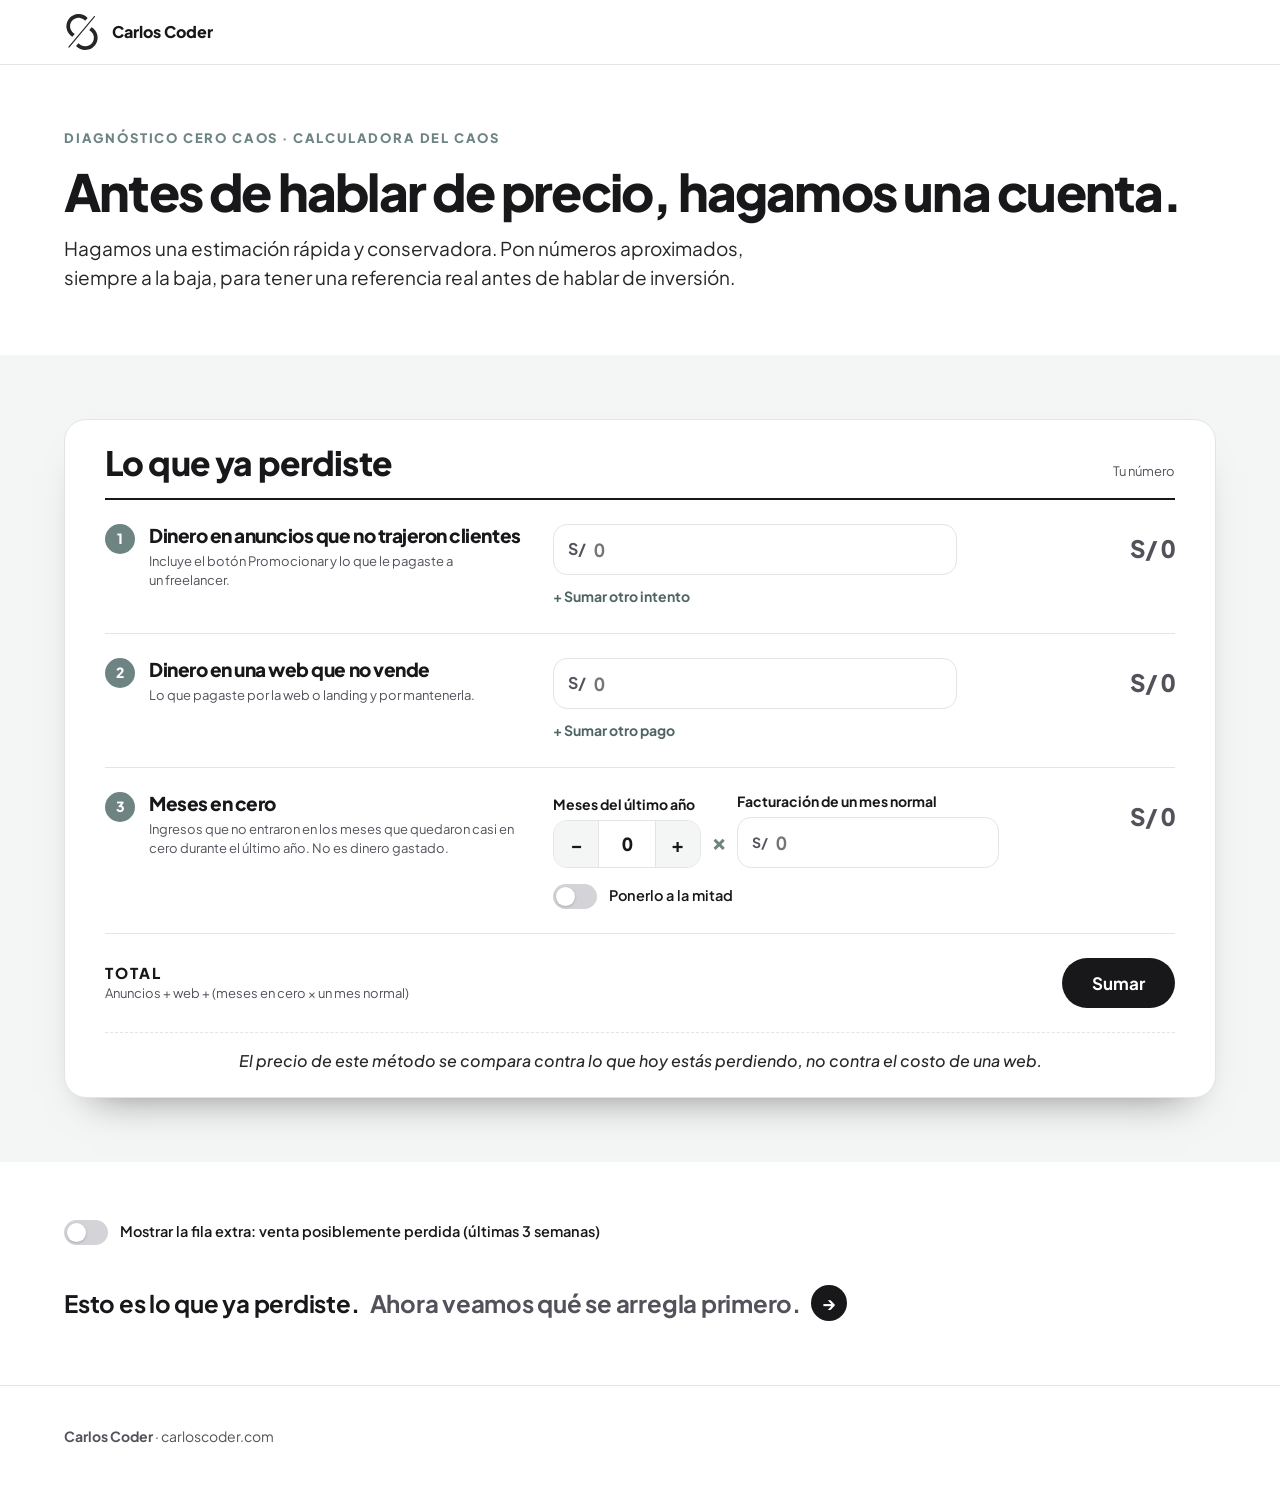
<file: calculadora-del-caos/index.html>
<!DOCTYPE html>
<html lang="es-PE">
<head>
<meta charset="utf-8">
<meta name="viewport" content="width=device-width, initial-scale=1, viewport-fit=cover">
<title>Cuánto te cuesta tu caos · Carlos Coder</title>
<meta name="description" content="Calculadora del caos del Diagnóstico Cero Caos: se completa en vivo durante la sesión.">
<meta name="robots" content="noindex, nofollow">
<link rel="icon" href="../assets/img/carlos-coder.svg" type="image/svg+xml">
<link rel="preconnect" href="https://fonts.googleapis.com">
<link rel="preconnect" href="https://fonts.gstatic.com" crossorigin>
<link href="https://fonts.googleapis.com/css2?family=Plus+Jakarta+Sans:wght@400;500;600;700;800&display=swap" rel="stylesheet">
<link rel="stylesheet" href="../assets/css/main.css">
<link rel="stylesheet" href="calculadora.css">
<script src="../assets/js/core.js" defer></script>
<script src="calculadora.js" defer></script>
</head>
<body>

<header class="site-header">
  <div class="container">
    <a class="brand" href="../"><img src="../assets/img/carlos-coder.svg" alt=""><span>Carlos Coder</span></a>
  </div>
</header>

<main>
  <!-- ENCUADRE -->
  <section class="section intro">
    <div class="container stack">
      <p class="eyebrow">Diagnóstico Cero Caos · Calculadora del caos</p>
      <h1 class="page-title">Antes de hablar de precio, hagamos una cuenta.</h1>
      <p class="lead">Hagamos una estimación rápida y conservadora. Pon números aproximados, siempre a la baja, para tener una referencia real antes de hablar de inversión.</p>
    </div>
  </section>

  <!-- PARTE A · LA TARJETA -->
  <section class="section tint-bg">
    <div class="container">
      <div class="sheet">
        <div class="sheet-head">
          <h2>Lo que ya perdiste</h2>
          <span class="small">Tu número</span>
        </div>

        <!-- Fila 1 -->
        <div class="row" data-row="ads">
          <div class="row-label">
            <span class="num">1</span>
            <div>
              <h3>Dinero en anuncios que no trajeron clientes</h3>
              <p class="small">Incluye el botón Promocionar y lo que le pagaste a un freelancer.</p>
            </div>
          </div>
          <div class="row-input">
            <div class="lines" data-lines="ads"></div>
            <button class="add" type="button" data-add="ads">+ Sumar otro intento</button>
          </div>
          <div class="row-sub" data-sub="ads">S/ 0</div>
        </div>

        <!-- Fila 2 -->
        <div class="row" data-row="web">
          <div class="row-label">
            <span class="num">2</span>
            <div>
              <h3>Dinero en una web que no vende</h3>
              <p class="small">Lo que pagaste por la web o landing y por mantenerla.</p>
            </div>
          </div>
          <div class="row-input">
            <div class="lines" data-lines="web"></div>
            <button class="add" type="button" data-add="web">+ Sumar otro pago</button>
          </div>
          <div class="row-sub" data-sub="web">S/ 0</div>
        </div>

        <!-- Fila 3 -->
        <div class="row" data-row="zero">
          <div class="row-label">
            <span class="num">3</span>
            <div>
              <h3>Meses en cero</h3>
              <p class="small">Ingresos que no entraron en los meses que quedaron casi en cero durante el último año. No es dinero gastado.</p>
            </div>
          </div>
          <div class="row-input">
            <div class="mult">
              <label class="field">
                <span>Meses del último año</span>
                <div class="stepper">
                  <button type="button" data-step="-1" aria-label="Un mes menos">−</button>
                  <input type="text" inputmode="numeric" id="months" value="0" aria-label="Meses en cero">
                  <button type="button" data-step="1" aria-label="Un mes más">+</button>
                </div>
              </label>
              <span class="times">×</span>
              <label class="field">
                <span>Facturación de un mes normal</span>
                <div class="money"><span>S/</span><input type="text" inputmode="decimal" id="monthly" placeholder="0"></div>
              </label>
            </div>
            <label class="sw half"><input type="checkbox" id="half"><span>Ponerlo a la mitad</span></label>
            <p class="half-note" id="halfNote" hidden>Se aplica el 50 % a esta estimación: (meses × mes normal) ÷ 2.</p>
          </div>
          <div class="row-sub" data-sub="zero">S/ 0</div>
        </div>

        <!-- Total -->
        <div class="total" id="totalBox">
          <div>
            <p class="eyebrow">Total</p>
            <p class="small">Anuncios + web + (meses en cero × un mes normal)</p>
          </div>
          <button class="btn" type="button" id="sumBtn">Sumar</button>
          <output class="total-num" id="total" hidden>S/ 0</output>
        </div>

        <p class="reflect">El precio de este método se compara contra lo que hoy estás perdiendo, no contra el costo de una web.</p>
      </div>
    </div>
  </section>

  <!-- PARTE B · FILA EXTRA -->
  <section class="section">
    <div class="container">
      <label class="sw"><input type="checkbox" id="extraToggle"><span>Mostrar la fila extra: venta posiblemente perdida (últimas 3 semanas)</span></label>

      <div class="extra" id="extra" hidden>
        <div class="extra-head">
          <h2>Lo que sigue pasando</h2>
          <span class="pill">Estimación tuya · no suma al total</span>
        </div>
        <div class="extra-grid">
          <div class="field col">
            <div class="col-top"><label for="chats">Chats sin responder, respondidos tarde o enfriados en las últimas 3 semanas</label></div>
            <div class="money"><input type="text" inputmode="numeric" id="chats" placeholder="0"><span>chats</span></div>
            <small>Cada chat cuenta una sola vez.</small>
          </div>
          <div class="field col">
            <div class="col-top"><label for="ticket">Valor de una venta típica</label></div>
            <div class="money"><span>S/</span><input type="text" inputmode="decimal" id="ticket" placeholder="0"></div>
            <small>Lo que paga un cliente en promedio.</small>
          </div>
          <div class="field col">
            <div class="col-top">
              <label for="rate">De esos chats, ¿cuántos crees tú que habrían comprado?</label>
              <div class="seg" role="radiogroup" aria-label="Unidad">
                <button type="button" role="radio" aria-checked="true" data-unit="pct">Porcentaje</button>
                <button type="button" role="radio" aria-checked="false" data-unit="qty">Cantidad</button>
              </div>
            </div>
            <div class="money"><input type="text" inputmode="decimal" id="rate" placeholder="0"><span id="rateUnit">%</span></div>
            <small id="rateHint">&nbsp;</small>
          </div>
        </div>
        <div class="extra-total">
          <span>Venta posiblemente perdida (últimas 3 semanas)<em class="no-sum">No suma al total histórico</em></span>
          <output id="lost">S/ 0</output>
        </div>
        <p class="small">Es solo de las últimas 3 semanas. No es dinero que «vas a recuperar» ni usa promedios de mercado.</p>
      </div>

      <p class="next"><span>Esto es lo que ya perdiste.</span> Ahora veamos qué se arregla primero. <span class="arrow" aria-hidden="true">→</span></p>
    </div>
  </section>

</main>

<footer class="site-footer">
  <div class="container"><span><b>Carlos Coder</b> · carloscoder.com</span></div>
</footer>

</body>
</html>
</file>
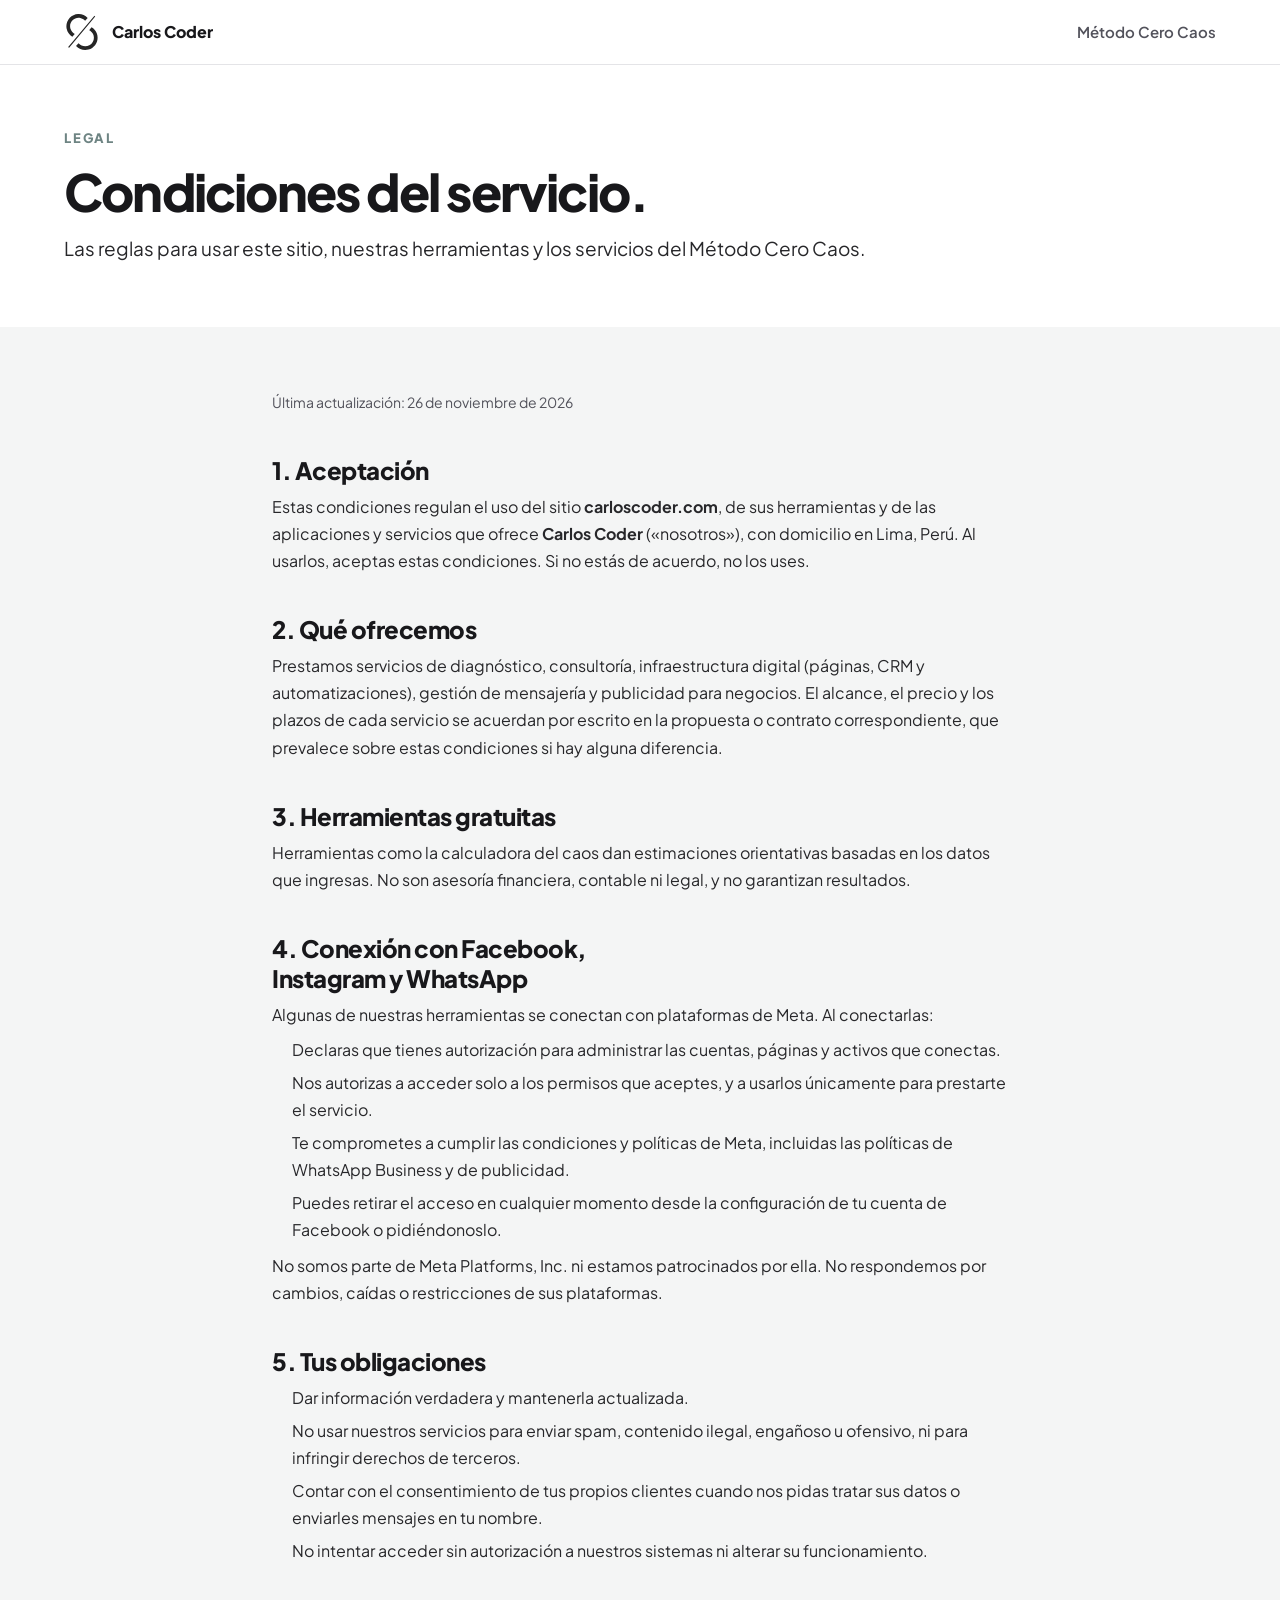
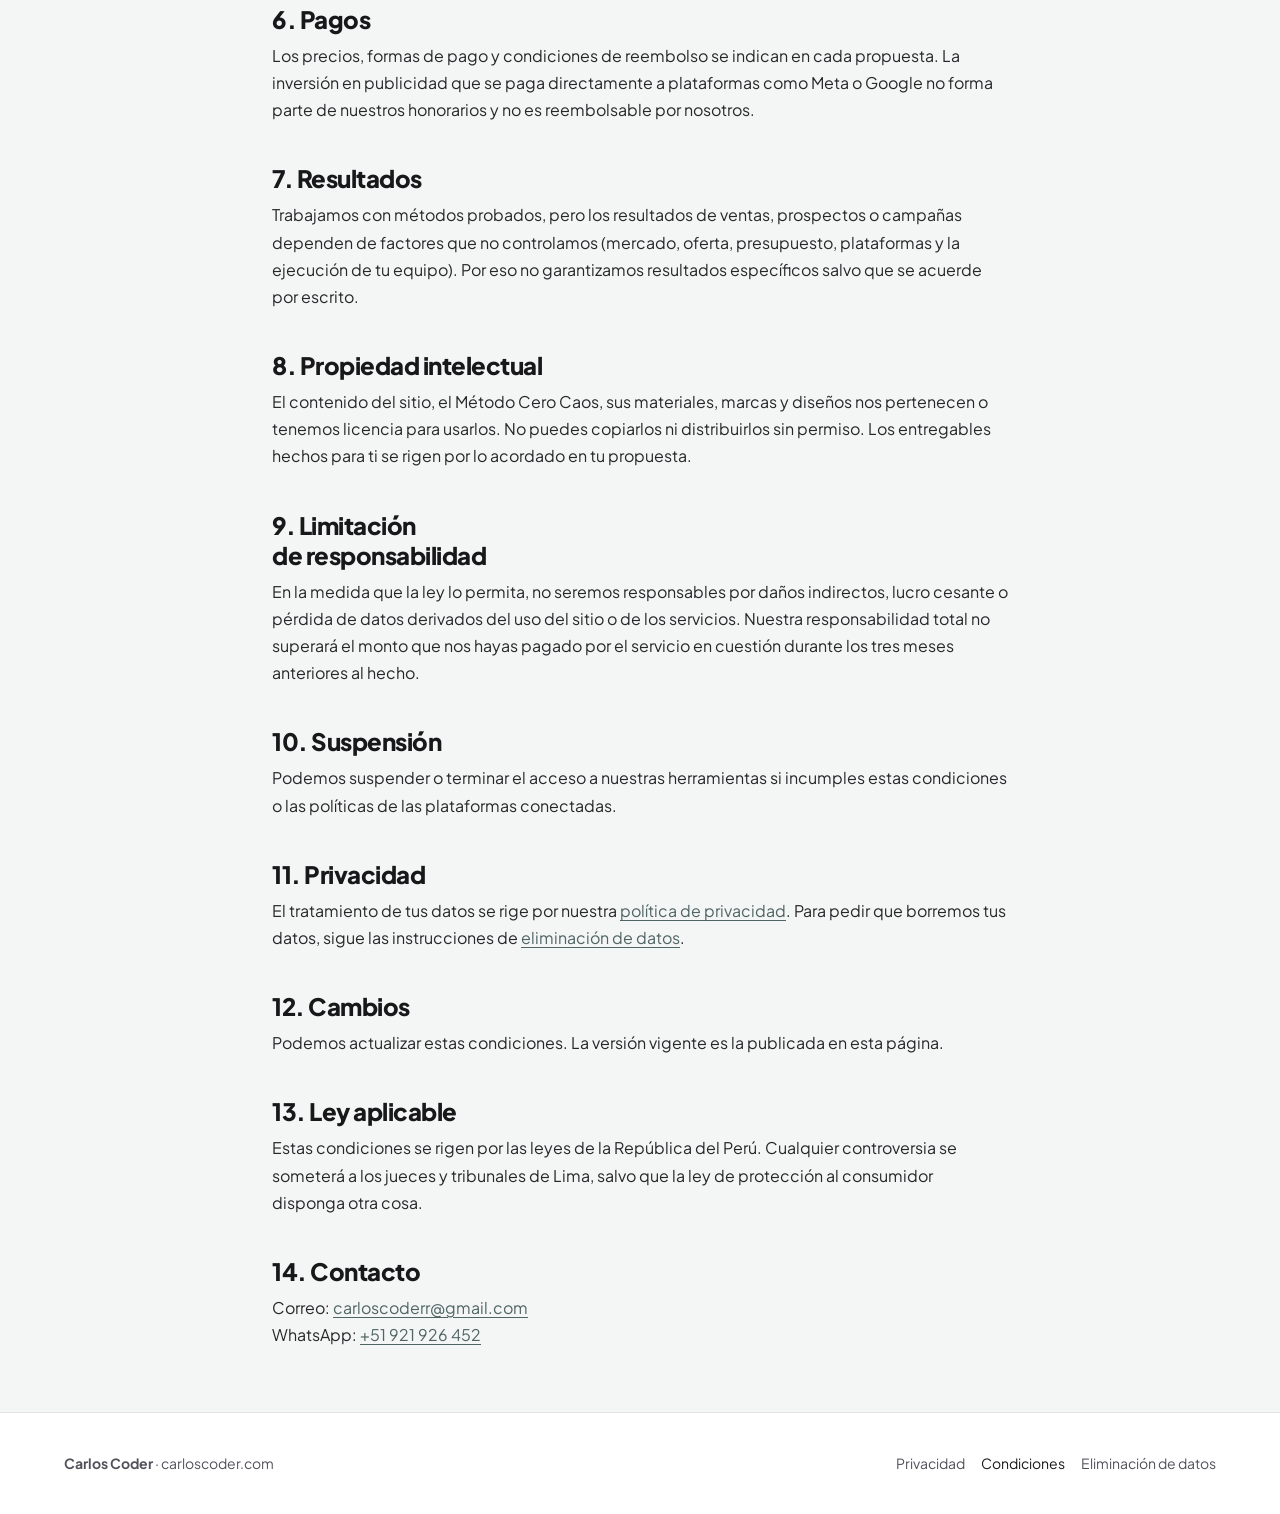
<file: condiciones-del-servicio/index.html>
<!DOCTYPE html>
<html lang="es-PE">
<head>
<meta charset="utf-8">
<meta name="viewport" content="width=device-width, initial-scale=1, viewport-fit=cover">
<title>Condiciones del servicio · Carlos Coder</title>
<meta name="description" content="Condiciones de uso del sitio y de los servicios de Carlos Coder.">
<link rel="icon" href="../assets/img/carlos-coder.svg" type="image/svg+xml">
<link rel="preconnect" href="https://fonts.googleapis.com">
<link rel="preconnect" href="https://fonts.gstatic.com" crossorigin>
<link href="https://fonts.googleapis.com/css2?family=Plus+Jakarta+Sans:wght@400;500;600;700;800&display=swap" rel="stylesheet">
<link rel="stylesheet" href="../assets/css/main.css">
<script src="../assets/js/core.js" defer></script>
</head>
<body data-wa-message="Hola Carlos, tengo una consulta sobre las condiciones del servicio.">

<header class="site-header">
  <div class="container">
    <a class="brand" href="../"><img src="../assets/img/carlos-coder.svg" alt=""><span>Carlos Coder</span></a>
    <nav class="nav"><a href="../presentacion-de-venta/">Método Cero Caos</a></nav>
  </div>
</header>

<main>
  <section class="section">
    <div class="container stack">
      <p class="eyebrow">Legal</p>
      <h1 class="page-title">Condiciones del servicio.</h1>
      <p class="lead">Las reglas para usar este sitio, nuestras herramientas y los servicios del Método Cero Caos.</p>
    </div>
  </section>

  <section class="section tint-bg">
    <article class="container legal">
      <p class="meta">Última actualización: 26 de noviembre de 2026</p>

      <h2>1. Aceptación</h2>
      <p>Estas condiciones regulan el uso del sitio <b>carloscoder.com</b>, de sus herramientas y de las aplicaciones y servicios que ofrece <b>Carlos Coder</b> («nosotros»), con domicilio en Lima, Perú. Al usarlos, aceptas estas condiciones. Si no estás de acuerdo, no los uses.</p>

      <h2>2. Qué ofrecemos</h2>
      <p>Prestamos servicios de diagnóstico, consultoría, infraestructura digital (páginas, CRM y automatizaciones), gestión de mensajería y publicidad para negocios. El alcance, el precio y los plazos de cada servicio se acuerdan por escrito en la propuesta o contrato correspondiente, que prevalece sobre estas condiciones si hay alguna diferencia.</p>

      <h2>3. Herramientas gratuitas</h2>
      <p>Herramientas como la calculadora del caos dan estimaciones orientativas basadas en los datos que ingresas. No son asesoría financiera, contable ni legal, y no garantizan resultados.</p>

      <h2>4. Conexión con Facebook, Instagram y WhatsApp</h2>
      <p>Algunas de nuestras herramientas se conectan con plataformas de Meta. Al conectarlas:</p>
      <ul>
        <li>Declaras que tienes autorización para administrar las cuentas, páginas y activos que conectas.</li>
        <li>Nos autorizas a acceder solo a los permisos que aceptes, y a usarlos únicamente para prestarte el servicio.</li>
        <li>Te comprometes a cumplir las condiciones y políticas de Meta, incluidas las políticas de WhatsApp Business y de publicidad.</li>
        <li>Puedes retirar el acceso en cualquier momento desde la configuración de tu cuenta de Facebook o pidiéndonoslo.</li>
      </ul>
      <p>No somos parte de Meta Platforms, Inc. ni estamos patrocinados por ella. No respondemos por cambios, caídas o restricciones de sus plataformas.</p>

      <h2>5. Tus obligaciones</h2>
      <ul>
        <li>Dar información verdadera y mantenerla actualizada.</li>
        <li>No usar nuestros servicios para enviar spam, contenido ilegal, engañoso u ofensivo, ni para infringir derechos de terceros.</li>
        <li>Contar con el consentimiento de tus propios clientes cuando nos pidas tratar sus datos o enviarles mensajes en tu nombre.</li>
        <li>No intentar acceder sin autorización a nuestros sistemas ni alterar su funcionamiento.</li>
      </ul>

      <h2>6. Pagos</h2>
      <p>Los precios, formas de pago y condiciones de reembolso se indican en cada propuesta. La inversión en publicidad que se paga directamente a plataformas como Meta o Google no forma parte de nuestros honorarios y no es reembolsable por nosotros.</p>

      <h2>7. Resultados</h2>
      <p>Trabajamos con métodos probados, pero los resultados de ventas, prospectos o campañas dependen de factores que no controlamos (mercado, oferta, presupuesto, plataformas y la ejecución de tu equipo). Por eso no garantizamos resultados específicos salvo que se acuerde por escrito.</p>

      <h2>8. Propiedad intelectual</h2>
      <p>El contenido del sitio, el Método Cero Caos, sus materiales, marcas y diseños nos pertenecen o tenemos licencia para usarlos. No puedes copiarlos ni distribuirlos sin permiso. Los entregables hechos para ti se rigen por lo acordado en tu propuesta.</p>

      <h2>9. Limitación de responsabilidad</h2>
      <p>En la medida que la ley lo permita, no seremos responsables por daños indirectos, lucro cesante o pérdida de datos derivados del uso del sitio o de los servicios. Nuestra responsabilidad total no superará el monto que nos hayas pagado por el servicio en cuestión durante los tres meses anteriores al hecho.</p>

      <h2>10. Suspensión</h2>
      <p>Podemos suspender o terminar el acceso a nuestras herramientas si incumples estas condiciones o las políticas de las plataformas conectadas.</p>

      <h2>11. Privacidad</h2>
      <p>El tratamiento de tus datos se rige por nuestra <a href="../politica-de-privacidad/">política de privacidad</a>. Para pedir que borremos tus datos, sigue las instrucciones de <a href="../eliminacion-de-datos/">eliminación de datos</a>.</p>

      <h2>12. Cambios</h2>
      <p>Podemos actualizar estas condiciones. La versión vigente es la publicada en esta página.</p>

      <h2>13. Ley aplicable</h2>
      <p>Estas condiciones se rigen por las leyes de la República del Perú. Cualquier controversia se someterá a los jueces y tribunales de Lima, salvo que la ley de protección al consumidor disponga otra cosa.</p>

      <h2>14. Contacto</h2>
      <p>Correo: <a href="mailto:carloscoderr@gmail.com">carloscoderr@gmail.com</a><br>WhatsApp: <a data-wa href="#">+51 921 926 452</a></p>
    </article>
  </section>
</main>

<footer class="site-footer">
  <div class="container">
    <span><b>Carlos Coder</b> · carloscoder.com</span>
    <nav class="legal-links" aria-label="Legal">
      <a href="../politica-de-privacidad/">Privacidad</a>
      <a href="./" aria-current="page">Condiciones</a>
      <a href="../eliminacion-de-datos/">Eliminación de datos</a>
    </nav>
  </div>
</footer>

</body>
</html>
</file>
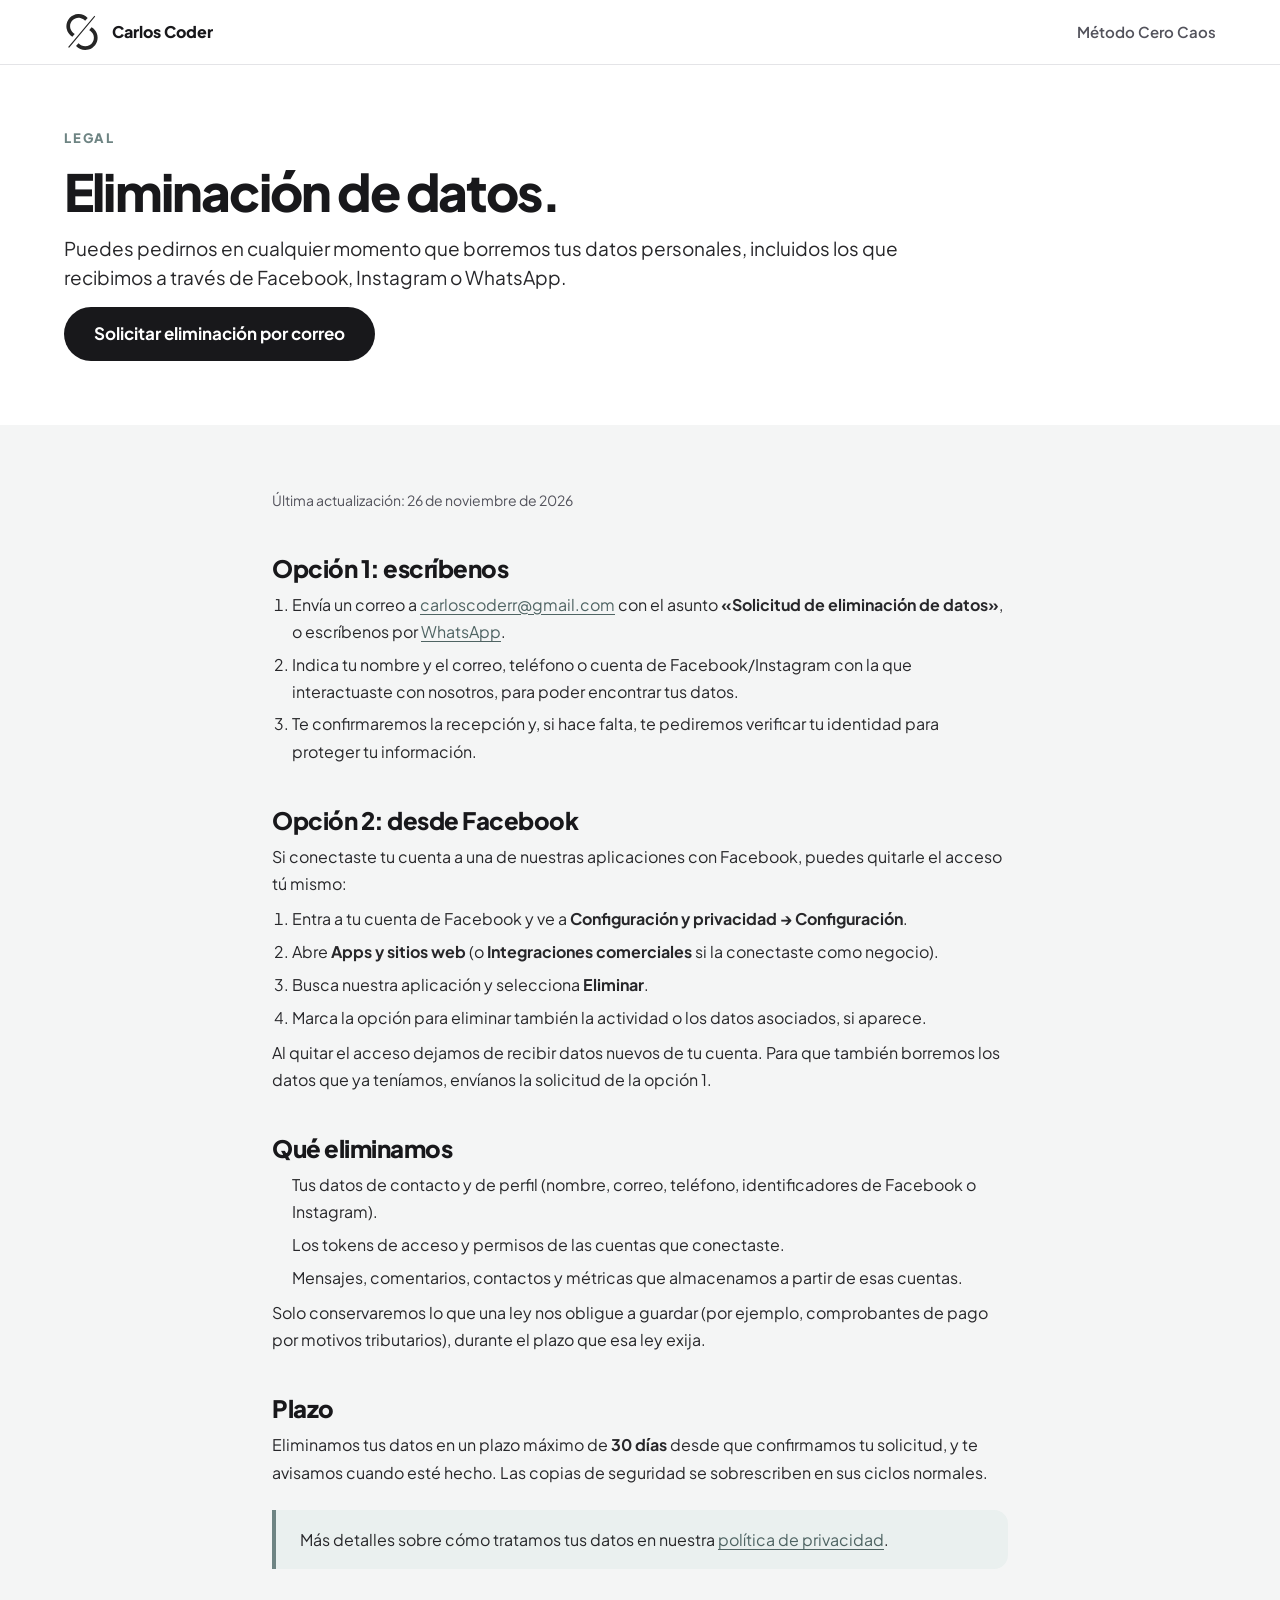
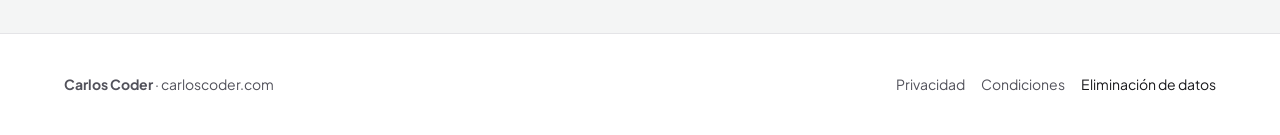
<file: eliminacion-de-datos/index.html>
<!DOCTYPE html>
<html lang="es-PE">
<head>
<meta charset="utf-8">
<meta name="viewport" content="width=device-width, initial-scale=1, viewport-fit=cover">
<title>Eliminación de datos · Carlos Coder</title>
<meta name="description" content="Cómo pedir que Carlos Coder elimine tus datos, incluidos los obtenidos a través de Facebook, Instagram o WhatsApp.">
<link rel="icon" href="../assets/img/carlos-coder.svg" type="image/svg+xml">
<link rel="preconnect" href="https://fonts.googleapis.com">
<link rel="preconnect" href="https://fonts.gstatic.com" crossorigin>
<link href="https://fonts.googleapis.com/css2?family=Plus+Jakarta+Sans:wght@400;500;600;700;800&display=swap" rel="stylesheet">
<link rel="stylesheet" href="../assets/css/main.css">
<script src="../assets/js/core.js" defer></script>
</head>
<body data-wa-message="Hola Carlos, quiero solicitar la eliminación de mis datos.">

<header class="site-header">
  <div class="container">
    <a class="brand" href="../"><img src="../assets/img/carlos-coder.svg" alt=""><span>Carlos Coder</span></a>
    <nav class="nav"><a href="../presentacion-de-venta/">Método Cero Caos</a></nav>
  </div>
</header>

<main>
  <section class="section">
    <div class="container stack">
      <p class="eyebrow">Legal</p>
      <h1 class="page-title">Eliminación de datos.</h1>
      <p class="lead">Puedes pedirnos en cualquier momento que borremos tus datos personales, incluidos los que recibimos a través de Facebook, Instagram o WhatsApp.</p>
      <p><a class="btn" href="mailto:carloscoderr@gmail.com?subject=Solicitud%20de%20eliminaci%C3%B3n%20de%20datos">Solicitar eliminación por correo</a></p>
    </div>
  </section>

  <section class="section tint-bg">
    <article class="container legal">
      <p class="meta">Última actualización: 26 de noviembre de 2026</p>

      <h2>Opción 1: escríbenos</h2>
      <ol>
        <li>Envía un correo a <a href="mailto:carloscoderr@gmail.com?subject=Solicitud%20de%20eliminaci%C3%B3n%20de%20datos">carloscoderr@gmail.com</a> con el asunto <b>«Solicitud de eliminación de datos»</b>, o escríbenos por <a data-wa href="#">WhatsApp</a>.</li>
        <li>Indica tu nombre y el correo, teléfono o cuenta de Facebook/Instagram con la que interactuaste con nosotros, para poder encontrar tus datos.</li>
        <li>Te confirmaremos la recepción y, si hace falta, te pediremos verificar tu identidad para proteger tu información.</li>
      </ol>

      <h2>Opción 2: desde Facebook</h2>
      <p>Si conectaste tu cuenta a una de nuestras aplicaciones con Facebook, puedes quitarle el acceso tú mismo:</p>
      <ol>
        <li>Entra a tu cuenta de Facebook y ve a <b>Configuración y privacidad → Configuración</b>.</li>
        <li>Abre <b>Apps y sitios web</b> (o <b>Integraciones comerciales</b> si la conectaste como negocio).</li>
        <li>Busca nuestra aplicación y selecciona <b>Eliminar</b>.</li>
        <li>Marca la opción para eliminar también la actividad o los datos asociados, si aparece.</li>
      </ol>
      <p>Al quitar el acceso dejamos de recibir datos nuevos de tu cuenta. Para que también borremos los datos que ya teníamos, envíanos la solicitud de la opción 1.</p>

      <h2>Qué eliminamos</h2>
      <ul>
        <li>Tus datos de contacto y de perfil (nombre, correo, teléfono, identificadores de Facebook o Instagram).</li>
        <li>Los tokens de acceso y permisos de las cuentas que conectaste.</li>
        <li>Mensajes, comentarios, contactos y métricas que almacenamos a partir de esas cuentas.</li>
      </ul>
      <p>Solo conservaremos lo que una ley nos obligue a guardar (por ejemplo, comprobantes de pago por motivos tributarios), durante el plazo que esa ley exija.</p>

      <h2>Plazo</h2>
      <p>Eliminamos tus datos en un plazo máximo de <b>30 días</b> desde que confirmamos tu solicitud, y te avisamos cuando esté hecho. Las copias de seguridad se sobrescriben en sus ciclos normales.</p>

      <p class="note">Más detalles sobre cómo tratamos tus datos en nuestra <a href="../politica-de-privacidad/">política de privacidad</a>.</p>
    </article>
  </section>
</main>

<footer class="site-footer">
  <div class="container">
    <span><b>Carlos Coder</b> · carloscoder.com</span>
    <nav class="legal-links" aria-label="Legal">
      <a href="../politica-de-privacidad/">Privacidad</a>
      <a href="../condiciones-del-servicio/">Condiciones</a>
      <a href="./" aria-current="page">Eliminación de datos</a>
    </nav>
  </div>
</footer>

</body>
</html>
</file>
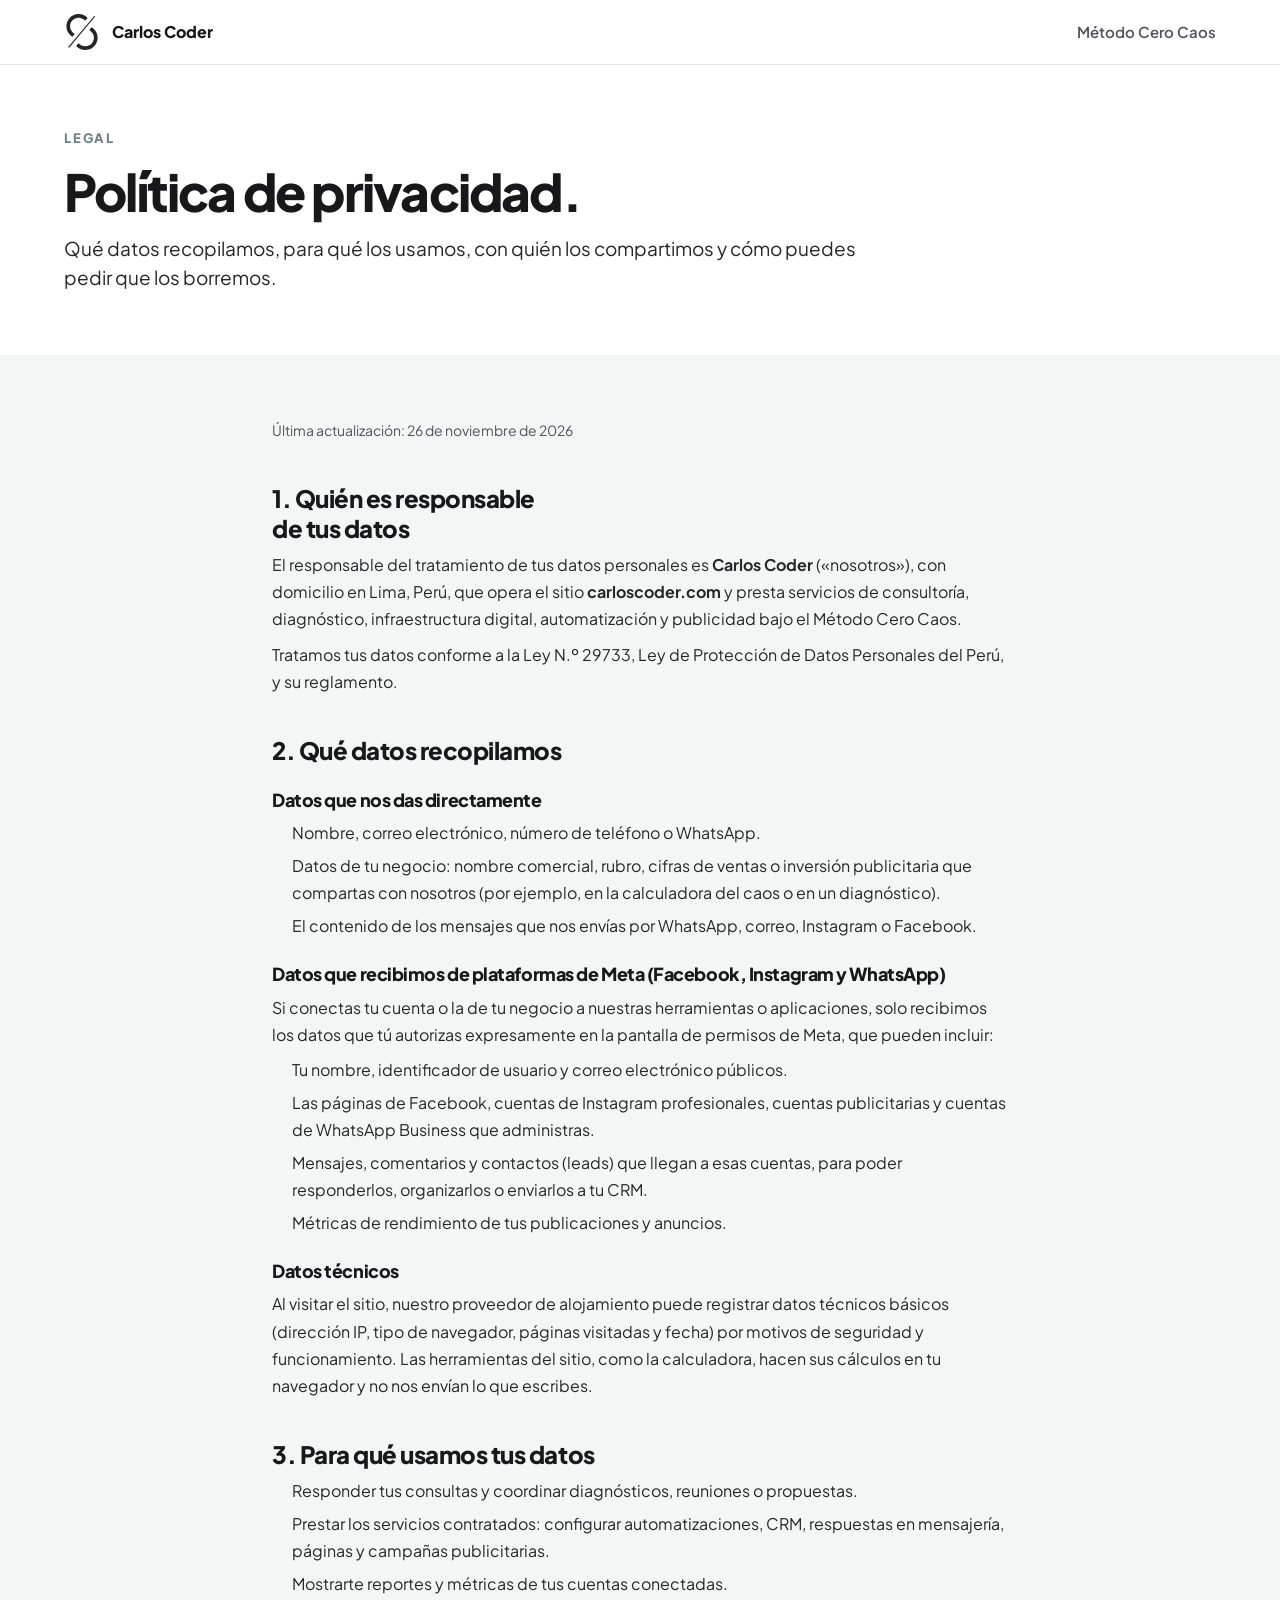
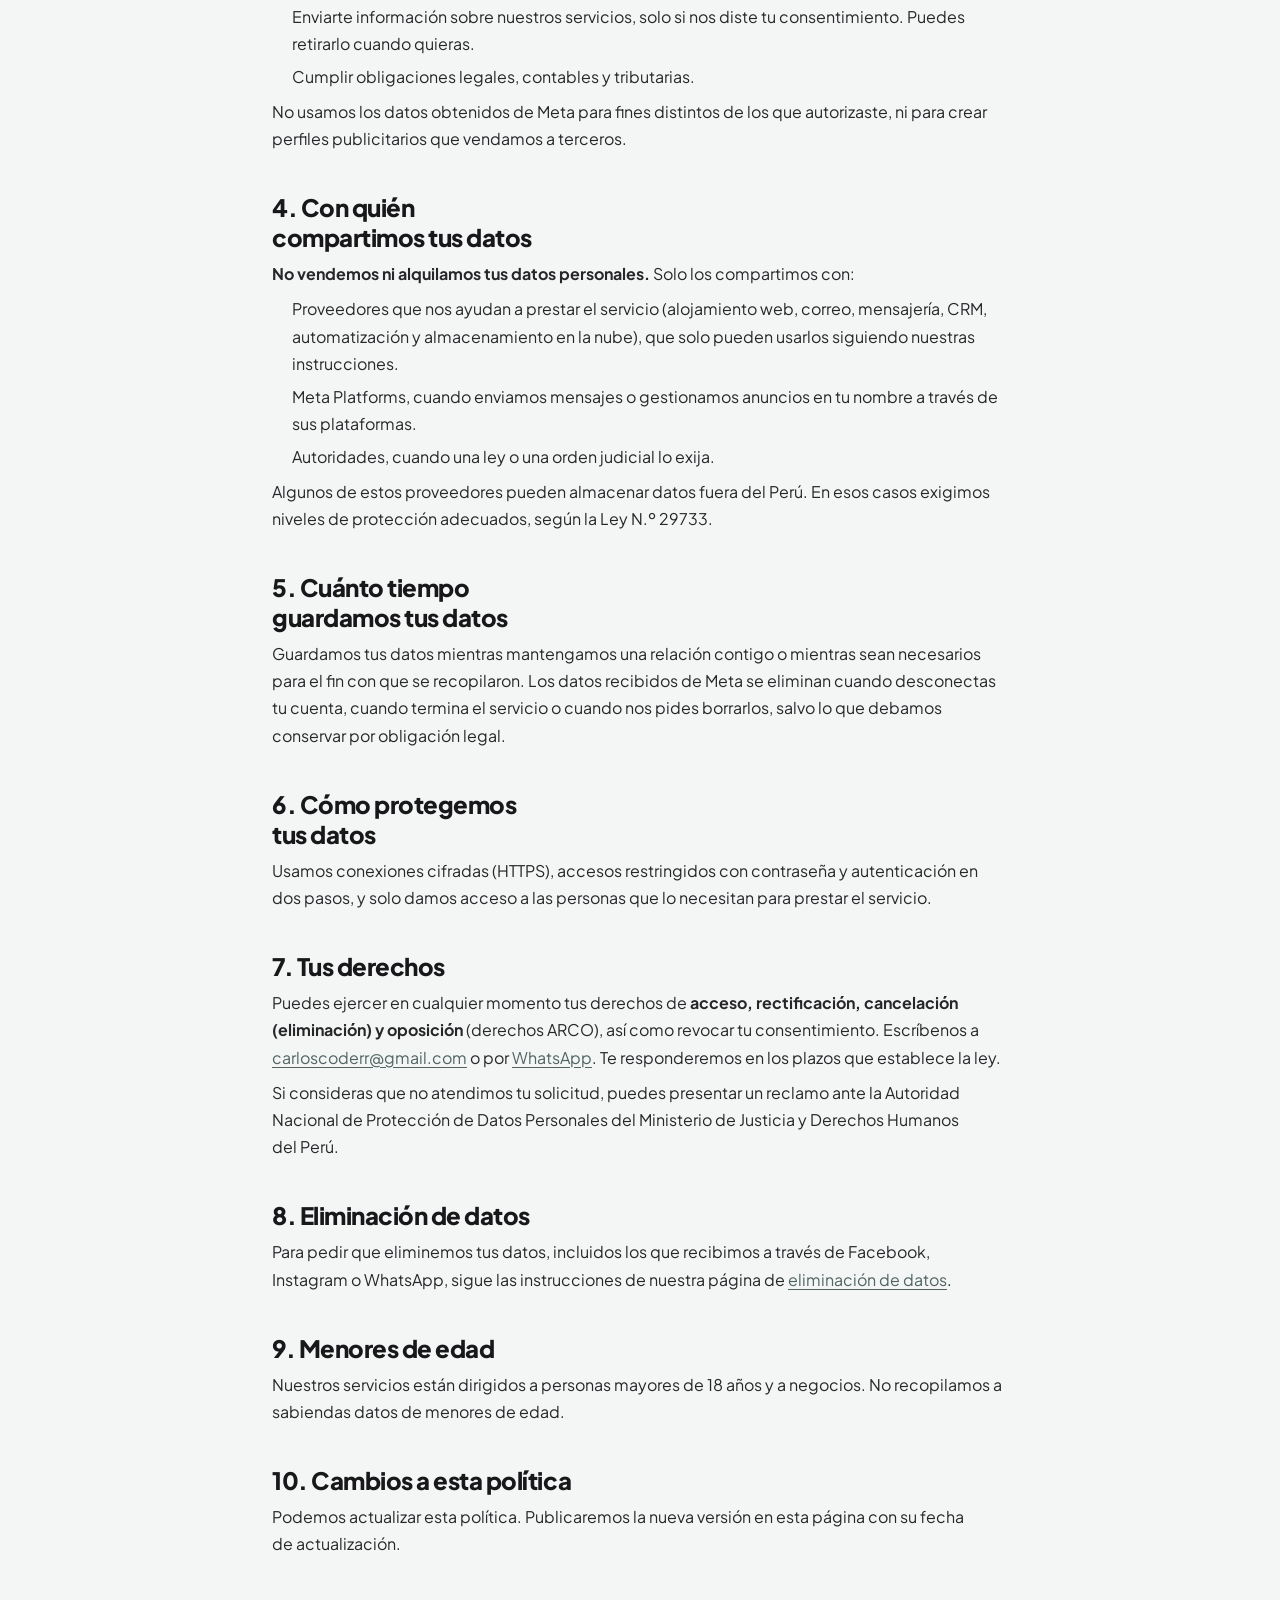
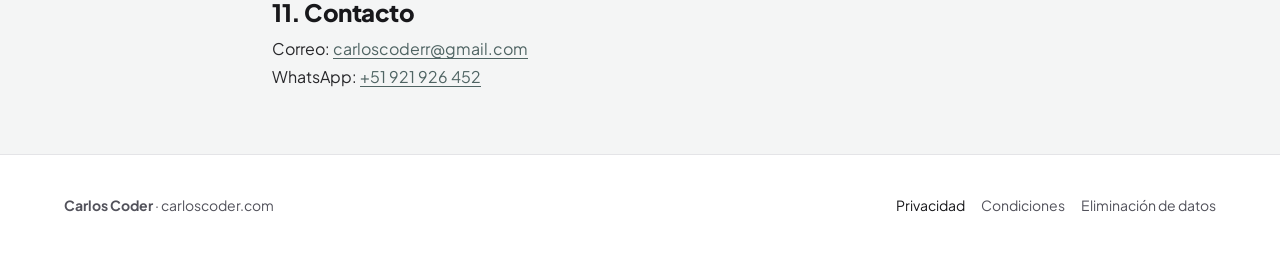
<file: politica-de-privacidad/index.html>
<!DOCTYPE html>
<html lang="es-PE">
<head>
<meta charset="utf-8">
<meta name="viewport" content="width=device-width, initial-scale=1, viewport-fit=cover">
<title>Política de privacidad · Carlos Coder</title>
<meta name="description" content="Cómo Carlos Coder recopila, usa, protege y elimina tus datos personales.">
<link rel="icon" href="../assets/img/carlos-coder.svg" type="image/svg+xml">
<link rel="preconnect" href="https://fonts.googleapis.com">
<link rel="preconnect" href="https://fonts.gstatic.com" crossorigin>
<link href="https://fonts.googleapis.com/css2?family=Plus+Jakarta+Sans:wght@400;500;600;700;800&display=swap" rel="stylesheet">
<link rel="stylesheet" href="../assets/css/main.css">
<script src="../assets/js/core.js" defer></script>
</head>
<body data-wa-message="Hola Carlos, tengo una consulta sobre la política de privacidad.">

<header class="site-header">
  <div class="container">
    <a class="brand" href="../"><img src="../assets/img/carlos-coder.svg" alt=""><span>Carlos Coder</span></a>
    <nav class="nav"><a href="../presentacion-de-venta/">Método Cero Caos</a></nav>
  </div>
</header>

<main>
  <section class="section">
    <div class="container stack">
      <p class="eyebrow">Legal</p>
      <h1 class="page-title">Política de privacidad.</h1>
      <p class="lead">Qué datos recopilamos, para qué los usamos, con quién los compartimos y cómo puedes pedir que los borremos.</p>
    </div>
  </section>

  <section class="section tint-bg">
    <article class="container legal">
      <p class="meta">Última actualización: 26 de noviembre de 2026</p>

      <h2>1. Quién es responsable de tus datos</h2>
      <p>El responsable del tratamiento de tus datos personales es <b>Carlos Coder</b> («nosotros»), con domicilio en Lima, Perú, que opera el sitio <b>carloscoder.com</b> y presta servicios de consultoría, diagnóstico, infraestructura digital, automatización y publicidad bajo el Método Cero Caos.</p>
      <p>Tratamos tus datos conforme a la Ley N.º 29733, Ley de Protección de Datos Personales del Perú, y su reglamento.</p>

      <h2>2. Qué datos recopilamos</h2>
      <h3>Datos que nos das directamente</h3>
      <ul>
        <li>Nombre, correo electrónico, número de teléfono o WhatsApp.</li>
        <li>Datos de tu negocio: nombre comercial, rubro, cifras de ventas o inversión publicitaria que compartas con nosotros (por ejemplo, en la calculadora del caos o en un diagnóstico).</li>
        <li>El contenido de los mensajes que nos envías por WhatsApp, correo, Instagram o Facebook.</li>
      </ul>
      <h3>Datos que recibimos de plataformas de Meta (Facebook, Instagram y WhatsApp)</h3>
      <p>Si conectas tu cuenta o la de tu negocio a nuestras herramientas o aplicaciones, solo recibimos los datos que tú autorizas expresamente en la pantalla de permisos de Meta, que pueden incluir:</p>
      <ul>
        <li>Tu nombre, identificador de usuario y correo electrónico públicos.</li>
        <li>Las páginas de Facebook, cuentas de Instagram profesionales, cuentas publicitarias y cuentas de WhatsApp Business que administras.</li>
        <li>Mensajes, comentarios y contactos (leads) que llegan a esas cuentas, para poder responderlos, organizarlos o enviarlos a tu CRM.</li>
        <li>Métricas de rendimiento de tus publicaciones y anuncios.</li>
      </ul>
      <h3>Datos técnicos</h3>
      <p>Al visitar el sitio, nuestro proveedor de alojamiento puede registrar datos técnicos básicos (dirección IP, tipo de navegador, páginas visitadas y fecha) por motivos de seguridad y funcionamiento. Las herramientas del sitio, como la calculadora, hacen sus cálculos en tu navegador y no nos envían lo que escribes.</p>

      <h2>3. Para qué usamos tus datos</h2>
      <ul>
        <li>Responder tus consultas y coordinar diagnósticos, reuniones o propuestas.</li>
        <li>Prestar los servicios contratados: configurar automatizaciones, CRM, respuestas en mensajería, páginas y campañas publicitarias.</li>
        <li>Mostrarte reportes y métricas de tus cuentas conectadas.</li>
        <li>Enviarte información sobre nuestros servicios, solo si nos diste tu consentimiento. Puedes retirarlo cuando quieras.</li>
        <li>Cumplir obligaciones legales, contables y tributarias.</li>
      </ul>
      <p>No usamos los datos obtenidos de Meta para fines distintos de los que autorizaste, ni para crear perfiles publicitarios que vendamos a terceros.</p>

      <h2>4. Con quién compartimos tus datos</h2>
      <p><b>No vendemos ni alquilamos tus datos personales.</b> Solo los compartimos con:</p>
      <ul>
        <li>Proveedores que nos ayudan a prestar el servicio (alojamiento web, correo, mensajería, CRM, automatización y almacenamiento en la nube), que solo pueden usarlos siguiendo nuestras instrucciones.</li>
        <li>Meta Platforms, cuando enviamos mensajes o gestionamos anuncios en tu nombre a través de sus plataformas.</li>
        <li>Autoridades, cuando una ley o una orden judicial lo exija.</li>
      </ul>
      <p>Algunos de estos proveedores pueden almacenar datos fuera del Perú. En esos casos exigimos niveles de protección adecuados, según la Ley N.º 29733.</p>

      <h2>5. Cuánto tiempo guardamos tus datos</h2>
      <p>Guardamos tus datos mientras mantengamos una relación contigo o mientras sean necesarios para el fin con que se recopilaron. Los datos recibidos de Meta se eliminan cuando desconectas tu cuenta, cuando termina el servicio o cuando nos pides borrarlos, salvo lo que debamos conservar por obligación legal.</p>

      <h2>6. Cómo protegemos tus datos</h2>
      <p>Usamos conexiones cifradas (HTTPS), accesos restringidos con contraseña y autenticación en dos pasos, y solo damos acceso a las personas que lo necesitan para prestar el servicio.</p>

      <h2>7. Tus derechos</h2>
      <p>Puedes ejercer en cualquier momento tus derechos de <b>acceso, rectificación, cancelación (eliminación) y oposición</b> (derechos ARCO), así como revocar tu consentimiento. Escríbenos a <a href="mailto:carloscoderr@gmail.com">carloscoderr@gmail.com</a> o por <a data-wa href="#">WhatsApp</a>. Te responderemos en los plazos que establece la ley.</p>
      <p>Si consideras que no atendimos tu solicitud, puedes presentar un reclamo ante la Autoridad Nacional de Protección de Datos Personales del Ministerio de Justicia y Derechos Humanos del Perú.</p>

      <h2>8. Eliminación de datos</h2>
      <p>Para pedir que eliminemos tus datos, incluidos los que recibimos a través de Facebook, Instagram o WhatsApp, sigue las instrucciones de nuestra página de <a href="../eliminacion-de-datos/">eliminación de datos</a>.</p>

      <h2>9. Menores de edad</h2>
      <p>Nuestros servicios están dirigidos a personas mayores de 18 años y a negocios. No recopilamos a sabiendas datos de menores de edad.</p>

      <h2>10. Cambios a esta política</h2>
      <p>Podemos actualizar esta política. Publicaremos la nueva versión en esta página con su fecha de actualización.</p>

      <h2>11. Contacto</h2>
      <p>Correo: <a href="mailto:carloscoderr@gmail.com">carloscoderr@gmail.com</a><br>WhatsApp: <a data-wa href="#">+51 921 926 452</a></p>
    </article>
  </section>
</main>

<footer class="site-footer">
  <div class="container">
    <span><b>Carlos Coder</b> · carloscoder.com</span>
    <nav class="legal-links" aria-label="Legal">
      <a href="./" aria-current="page">Privacidad</a>
      <a href="../condiciones-del-servicio/">Condiciones</a>
      <a href="../eliminacion-de-datos/">Eliminación de datos</a>
    </nav>
  </div>
</footer>

</body>
</html>
</file>
<file: assets/css/main.css>
/* ENTRADA ÚNICA · se enlaza en todas las páginas: <link rel="stylesheet" href="…/assets/css/main.css">
   Orden de capas: lo último gana, sin pelear por especificidad. */
@layer tokens, base, components, layout, deck, page;
@import url("tokens.css") layer(tokens);
@import url("base.css") layer(base);
@import url("components.css") layer(components);
@import url("layout.css") layer(layout);
</file>
<file: assets/css/deck.css>
/* DECK · sistema de presentaciones 16:9 (brochures, propuestas, slides). Usar con <body class="deck">. */
@layer deck{
.deck{height:100dvh;display:flex;flex-direction:column;overflow:hidden;touch-action:pan-y}
/* escenario 16:9 */
#viewport{flex:1;min-height:0;position:relative;overflow:hidden}
#stage{position:absolute;left:50%;top:50%;width:1280px;height:720px;transform:translate(-50%,-50%) scale(var(--s,1));overflow:hidden;background:#fff}
#track{display:flex;height:720px;width:12800px;transition:transform .7s var(--ease)}
.slide{flex:none;width:1280px;height:720px;position:relative;padding:52px 72px 62px;display:flex;flex-direction:column;overflow:hidden}
.slide>*{opacity:0;transform:translateY(14px);transition:opacity .6s var(--ease),transform .6s var(--ease)}
.slide.on>*{opacity:1;transform:none}
.slide.on>*:nth-child(2){transition-delay:.06s}.slide.on>*:nth-child(3){transition-delay:.12s}.slide.on>*:nth-child(4){transition-delay:.18s}.slide.on>*:nth-child(5){transition-delay:.24s}.slide.on>*:nth-child(6){transition-delay:.3s}
@media(prefers-reduced-motion:reduce){#track{transition:none}.slide>*{opacity:1;transform:none;transition:none}}
.foot{position:absolute;left:72px;right:72px;bottom:20px;display:flex;justify-content:space-between;font-size:12px;color:var(--muted);opacity:1!important;transform:none!important}
.foot b{color:var(--ink)}
.dk .foot,.dk .foot b{color:#a1a1aa}.dk .foot b{color:#fff}

/* navegación */
#bar{flex:none;height:56px;display:flex;align-items:center;justify-content:space-between;gap:16px;padding:0 20px;color:var(--muted);font-size:14px;background:#fff;border-top:1px solid var(--line)}
#bar button{border:1px solid var(--line);background:#fff;color:var(--ink);border-radius:99px;height:38px;padding:0 18px;font-weight:700;font-size:14px;transition:.2s}
#bar button:hover:not(:disabled){background:var(--ink);color:#fff}
#bar button:disabled{opacity:.3;cursor:default}
#dots{display:flex;gap:8px;align-items:center}
#dots button{width:10px;height:10px;padding:0;border-radius:99px;border:0;background:#d4d4d8;transition:.3s var(--ease)}
#dots button.on{width:30px;background:var(--sage)}
#count{min-width:54px;text-align:center;font-weight:700}
#prog{position:absolute;left:0;bottom:0;height:3px;background:var(--sage);width:0;transition:width .7s var(--ease);z-index:5}
.arrow{position:absolute;top:50%;z-index:6;width:46px;height:46px;border-radius:50%;border:0;background:#09090bcc;color:#fff;font-size:20px;display:grid;place-items:center;transform:translateY(-50%);transition:.25s;backdrop-filter:blur(6px)}
.arrow:hover:not(:disabled){background:#000;transform:translateY(-50%) scale(1.08)}
.arrow:disabled{opacity:0;pointer-events:none}
#aL{left:14px}#aR{right:14px}
#rot{display:none;position:fixed;inset:0;z-index:99;background:var(--dark);color:#fff;place-items:center;text-align:center;padding:30px;font-size:19px;font-weight:700}
#rot span{display:block;font-size:44px;margin-bottom:14px}
@media (orientation:portrait) and (max-width:700px){#rot{display:grid}}
}
</file>
<file: brochure/brochure.css>
/* PÁGINA · estilos exclusivos del brochure Método Cero Caos. */
@layer page{
/* 1 portada */
.cover{background:#fff;color:var(--ink);padding:60px 80px 50px}
.cover .brand{display:flex;align-items:center;gap:14px;font-weight:800;font-size:19px}
.cover .brand img{width:46px;height:46px}
.cover .main{margin:auto 0;display:grid;grid-template-columns:1.25fr .75fr;gap:56px;align-items:center}
.cover .tag{color:var(--sage);font-size:13px;font-weight:800;letter-spacing:.16em;text-transform:uppercase;margin-bottom:18px}
.cover h1{font-size:64px;letter-spacing:-.04em;line-height:1;margin-bottom:20px}
.cover h1 em{font-style:normal;color:var(--sage)}
.cover .sub{font-size:21px;line-height:1.5;color:var(--ink2);max-width:34em}
.cover .sub b{color:var(--ink)}
.trio{display:grid;gap:12px}
.trio div{display:flex;gap:14px;align-items:center;background:var(--tint);border:1px solid var(--line);border-radius:16px;padding:18px 20px;font-weight:600;font-size:16.5px;color:var(--ink);line-height:1.35}
.trio b{color:var(--sage);font-size:15px}
.cover .pie{display:flex;justify-content:space-between;align-items:center;color:var(--muted);font-size:15px;border-top:1px solid var(--line);padding-top:18px;opacity:1}
.cover .pie b{color:var(--ink)}
.hint{display:inline-flex;align-items:center;gap:8px;color:var(--sage);font-weight:700}

/* 2 problema */
.scenes{display:grid;grid-template-columns:repeat(6,1fr);gap:14px;margin-bottom:20px}
.scene{grid-column:span 2;border:1.5px solid var(--line);border-radius:18px;padding:20px 22px;background:#fff;text-align:left;transition:.3s var(--ease);position:relative}
.scene:nth-child(4){grid-column:2 / span 2}.scene:nth-child(5){grid-column:4 / span 2}
.scene .n{font-size:30px;font-weight:800;color:var(--sage);line-height:1;margin-bottom:8px}
.scene h3{margin-bottom:6px}
.scene p{font-size:14.5px;line-height:1.45}
.scene:hover{transform:translateY(-4px);border-color:var(--ink)}

/* 3 costo */
.calc{display:grid;grid-template-columns:1.15fr .85fr;gap:20px;margin-bottom:18px}
.form{display:grid;gap:12px}
.field label{display:block;font-weight:700;font-size:15px;margin-bottom:4px}
.field small{font-weight:500;color:var(--muted);font-size:12.5px;margin-left:6px}
.money{display:flex;align-items:center;border:1.5px solid var(--line);border-radius:14px;padding:0 14px;background:#fff;transition:.2s}
.money:focus-within{border-color:var(--ink)}
.money span{font-weight:700;color:var(--muted);margin-right:8px}
.money input{border:0;outline:0;font:inherit;font-weight:800;font-size:18px;padding:10px 0;width:100%;background:transparent;color:var(--ink)}
.out{background:var(--dark);color:#fff;border-radius:22px;padding:28px 30px;display:flex;flex-direction:column;justify-content:center;gap:8px}
.out p{color:#d4d4d8;font-size:15px}
.out .tot{font-size:60px;font-weight:800;letter-spacing:-.04em;line-height:1;color:#fff}
.out .cmp{margin-top:8px;padding-top:14px;border-top:1px dashed #3f3f46;font-size:15px}
.out .cmp b{color:#fff}

/* 4 historia */
.about{display:grid;grid-template-columns:330px 1fr;gap:44px;flex:1;min-height:0}
.about .ph{border-radius:22px;overflow:hidden;background:#e5e7eb}
.about .ph img{width:100%;height:100%;object-fit:cover;object-position:center 15%;display:block}
.about .tx{display:flex;flex-direction:column;justify-content:center}
.about .tx p{font-size:15.5px;line-height:1.5;margin-bottom:9px}
.quote{font-size:23px;font-weight:800;line-height:1.3;letter-spacing:-.02em;border-left:5px solid var(--sage);padding-left:20px;margin:12px 0 10px}

/* 5 método */
.method{display:grid;grid-template-columns:350px 1fr;gap:20px;flex:1;min-height:0}
.steps{display:grid;gap:10px;align-content:start}
.step{display:flex;gap:12px;align-items:center;text-align:left;background:#fff;border:1.5px solid var(--line);border-radius:16px;padding:14px 16px;font-weight:800;font-size:15.5px;line-height:1.25;color:var(--ink);transition:.25s}
.step:hover{border-color:var(--ink)}
.step[aria-selected="true"]{background:var(--ink);color:#fff;border-color:var(--ink);transform:translateX(6px)}
.step[aria-selected="true"] .num{background:#fff;color:var(--ink)}
.mpanel{display:flex;flex-direction:column;border:1px solid var(--line);border-radius:22px;padding:26px 30px;background:#fff}
.toggle{display:inline-flex;align-self:flex-start;background:var(--tint);border:1px solid var(--line);border-radius:999px;padding:4px;margin-bottom:18px}
.toggle button{border:0;background:transparent;padding:9px 22px;border-radius:999px;font-weight:700;font-size:14.5px;color:var(--muted);transition:.25s}
.toggle button[aria-pressed="true"]{background:var(--ink);color:#fff}
.da{font-size:27px;font-weight:700;line-height:1.35;letter-spacing:-.015em;color:var(--ink);animation:fade .45s var(--ease)}
.da.after{color:var(--yes)}
.two{font-size:18px;font-weight:700;margin-top:auto;padding-top:16px}
.diff{display:grid;grid-template-columns:repeat(3,1fr);gap:12px;margin-top:14px}
.diff div{border:1px solid var(--line);border-radius:14px;padding:12px 16px;font-size:13.5px;line-height:1.4}
.diff b{display:block;font-size:14.5px;margin-bottom:2px}

/* 6 qué recibes */
.pbox{flex:1;min-height:0}
.grid2{display:grid;grid-template-columns:1fr 1fr;gap:12px 28px}
.grid2 .chk{font-size:16px}
.road{display:grid;grid-template-columns:repeat(6,1fr);gap:10px;position:relative}
.road .st{border:1.5px solid var(--line);border-radius:16px;padding:14px;background:#fff;font-size:13.5px;line-height:1.4}
.road .st b{display:block;font-size:14px;color:var(--sage-d);margin-bottom:6px}
.road .st.go{background:var(--ink);border-color:var(--ink);color:#fff}.road .st.go b{color:var(--sage-l)}.road .st.go p{color:#e4e4e7}
.road .st p{font-size:13px;line-height:1.4}
.app3{display:grid;grid-template-columns:1.3fr .8fr 1fr;gap:14px}
.app3 .card{padding:16px 20px}
.app3 h4{font-size:12px;letter-spacing:.1em;text-transform:uppercase;color:var(--sage);margin-bottom:8px}
.app3 li{font-size:13.5px;line-height:1.4;margin-bottom:6px}
.soon{display:inline-block;font-size:10px;font-weight:800;letter-spacing:.05em;text-transform:uppercase;background:#fef3c7;color:#92400e;padding:2px 9px;border-radius:99px;margin-left:6px}
.pn{display:grid;grid-template-columns:1fr 1fr;gap:16px}
.pn .card{font-size:16.5px;line-height:1.5}
.pn h3{margin-bottom:6px}

/* 7 caso */
.case{display:grid;grid-template-columns:1fr 1fr;gap:34px;flex:1;min-height:0}
.stats{display:grid;grid-template-columns:repeat(3,1fr);gap:12px;align-content:start}
.stat{border:1px solid var(--line);border-radius:18px;padding:20px 18px;text-align:center}
.stat .v{font-size:32px;font-weight:800;letter-spacing:-.035em;line-height:1}
.stat .l{font-size:13px;color:var(--muted);margin-top:8px;line-height:1.35}
.stat.big{background:var(--yes-bg);border-color:#bbf7d0}.stat.big .v{color:var(--yes)}
.rhead{background:var(--dark);color:#fff;border-radius:22px;padding:22px 26px;margin-bottom:12px;text-align:center}
.rhead .v{font-size:46px;font-weight:800;letter-spacing:-.04em;line-height:1.05}
.rhead .l{font-size:14px;color:#d4d4d8;margin-top:8px;line-height:1.35}
.tech{font-size:11.5px;color:var(--muted);margin-top:4px}
.hechos li{display:flex;gap:12px;align-items:flex-start;margin-bottom:10px;font-size:15.5px;line-height:1.4}
.disc{border:1.5px solid var(--ink);border-radius:16px;padding:14px 20px;font-weight:600;font-size:14.5px;line-height:1.45;margin-top:auto}
.disc b{display:block;font-size:11px;letter-spacing:.12em;text-transform:uppercase;color:var(--sage-d);margin-bottom:2px}

/* 8 encaje */
.fit{display:grid;grid-template-columns:1fr 1fr;gap:18px}
.fit .card{padding:22px 26px;display:grid;gap:11px;align-content:start}
.fit h3{font-size:22px;margin-bottom:2px}
.fit .y{background:var(--yes-bg);border-color:#bbf7d0}.fit .y h3{color:var(--yes)}
.fit .n{background:var(--tint);border-color:transparent}.fit .n h3{color:var(--no)}
.fit .chk{font-size:15px}

/* 9 inversión */
.ladder{display:grid;grid-template-columns:1.2fr 1fr 1fr;gap:14px;margin-bottom:14px}
.tier{border:1.5px solid var(--line);border-radius:20px;padding:18px 20px;display:flex;flex-direction:column;gap:6px;position:relative}
.tier.main{border-color:var(--ink);box-shadow:0 24px 40px -28px #09090b88}
.tier .k{font-size:11px;font-weight:800;letter-spacing:.1em;text-transform:uppercase;color:var(--sage)}
.tier h3{font-size:17px}
.tier .pr{font-size:36px;font-weight:800;letter-spacing:-.035em;line-height:1;transition:color .3s}
.tier .pr.d{color:var(--yes)}
.tier .pr small{display:block;font-size:12.5px;font-weight:500;letter-spacing:0;color:var(--muted);margin-top:4px;line-height:1.35}
.tier p{font-size:12.8px;line-height:1.42}
.tier .btn{margin-top:auto;padding:10px 18px;font-size:14px}
.tier .btn.ghost{background:#fff;color:var(--ink);border:1px solid var(--line)}
.dots li{display:flex;gap:10px;font-size:13.5px;line-height:1.4;margin-bottom:4px}
.dots li:before{content:"";flex:none;width:7px;height:7px;border-radius:50%;background:var(--sage);margin-top:8px}
.ladder{margin-bottom:10px!important}.tier{padding:14px 20px!important}

/* 10 final */
.end{background:var(--dark);color:#fff}
.end .eyebrow{color:var(--sage-l)}
.end h2{color:#fff;font-size:46px;max-width:22ch}
.end p{color:#d4d4d8}.end p b{color:#fff}
.how{display:grid;grid-template-columns:repeat(4,1fr);gap:12px;margin:16px 0 14px}
.how div{background:#18181b;border:1px solid #27272a;border-radius:18px;padding:14px 16px;font-size:14px;line-height:1.4;color:#fff;display:flex;gap:14px;align-items:center}
.contact{display:flex;gap:28px;flex-wrap:wrap;font-size:15px;color:#d4d4d8;margin-top:18px}
.contact b{color:#fff}
.final{font-size:21px;font-weight:800;line-height:1.35;color:#fff;border-top:1px solid #27272a;padding-top:18px;margin-top:auto;letter-spacing:-.01em;max-width:34em}
}
</file>
<file: calculadora-caos/calculadora.css>
/* PÁGINA · Mini-calculadora «Cuánto te cuesta tu caos» (uso en vivo durante el Diagnóstico). */
@layer page{
[hidden]{display:none!important}
/* cabecera */
.ghost{border:1.5px solid var(--line);background:var(--bg);color:var(--ink);border-radius:var(--radius-pill);padding:7px 16px;font-weight:700;font-size:14px;transition:border-color .2s}
.ghost:hover{border-color:var(--ink)}
.ghost.danger{border-color:var(--no);color:var(--no)}

/* encuadre */
.intro .lead{max-width:44rem}

/* notas de conducción (solo en modo guía) */
.note{margin-top:var(--space-2);padding:12px 16px;border-left:4px solid var(--sage);background:var(--sage-bg);border-radius:0 var(--radius-s) var(--radius-s) 0;font-size:14.5px;line-height:1.5;color:var(--ink2)}
.note.warn{border-color:var(--warn);background:var(--warn-bg)}
.row .note{grid-column:1 / -1;margin-top:0}

/* tarjeta principal */
.sheet{background:var(--bg);border:1px solid var(--line);border-radius:var(--radius-l);padding:var(--space-3) var(--space-4);box-shadow:var(--shadow-m)}
.sheet-head{display:flex;justify-content:space-between;align-items:baseline;gap:var(--space-2);border-bottom:2px solid var(--ink);padding-bottom:var(--space-2)}
.sheet-head h2{margin:0;font-size:var(--step-2)}
.row{display:grid;grid-template-columns:minmax(0,1fr) minmax(0,1.05fr) 9.5rem;gap:var(--space-2) var(--space-3);align-items:start;padding-block:var(--space-3);border-bottom:1px solid var(--line)}
.row-label{display:flex;gap:14px;align-items:flex-start}
.row-label h3{margin-bottom:4px}
.row-sub{text-align:right;font-weight:800;font-size:var(--step-1);letter-spacing:-.02em;padding-top:6px;font-variant-numeric:tabular-nums}
.row-sub.off{color:var(--muted)}

/* campos */
.field{display:grid;gap:6px;font-weight:700;font-size:14px;color:var(--ink)}
.field>span{line-height:1.35}
.field small{font-weight:500;color:var(--muted);font-size:12.5px}
.money{display:flex;align-items:center;border:1.5px solid var(--line);border-radius:var(--radius-s);padding:0 14px;background:var(--bg);transition:border-color .2s}
.money:focus-within{border-color:var(--ink)}
.money span{font-weight:700;color:var(--muted);flex:none}
.money span:first-child{margin-right:8px}.money span:last-child:not(:first-child){margin-left:8px}
.money input{border:0;outline:0;font:inherit;font-size:18px;font-weight:700;color:var(--ink);padding:11px 0;width:100%;min-width:0;background:transparent;font-variant-numeric:tabular-nums}
.lines{display:grid;gap:8px}
.line{display:grid;grid-template-columns:minmax(0,1fr) auto;gap:8px;align-items:center}
.line .x{width:34px;height:34px;border-radius:50%;border:0;background:var(--tint);color:var(--muted);font-size:18px;line-height:1}
.line .x:hover{background:var(--no-bg);color:var(--no)}
.line:only-child .x{visibility:hidden}
.add{margin-top:8px;border:0;background:none;color:var(--sage-d);font-weight:700;font-size:14px;padding:4px 0}
.add:hover{color:var(--ink)}

.mult{display:grid;grid-template-columns:auto auto minmax(0,1fr);gap:10px;align-items:end}
.times{font-size:var(--step-1);font-weight:800;color:var(--sage);padding-bottom:10px}
/* stepper: 3 columnas fijas y ancho al contenido, sin franja vacía a la derecha */
.stepper{display:inline-grid;grid-template-columns:44px 3.6rem 44px;align-items:stretch;justify-self:start;width:max-content;height:48px;border:1.5px solid var(--line);border-radius:var(--radius-s);overflow:hidden;background:var(--bg);transition:border-color .2s}
.stepper:focus-within{border-color:var(--ink)}
.stepper button{display:grid;place-items:center;width:100%;height:100%;padding:0;border:0;background:var(--tint);font-size:20px;font-weight:700;line-height:1;color:var(--ink);cursor:pointer;transition:background .2s}
.stepper button:hover{background:var(--sage-bg)}
.stepper button:focus-visible{outline:2px solid var(--ink);outline-offset:-3px}
.stepper input{width:100%;min-width:0;height:100%;padding:0;border:0;border-inline:1.5px solid var(--line);outline:0;text-align:center;white-space:nowrap;font:inherit;font-size:18px;font-weight:800;font-variant-numeric:tabular-nums;color:var(--ink);background:transparent}
.sw.half{margin:var(--space-2) 0 0}
.half-note{margin-top:6px;font-size:13px;font-weight:600;color:var(--sage-d)}

/* total */
.total{display:flex;align-items:center;justify-content:space-between;flex-wrap:wrap;gap:var(--space-2);padding-top:var(--space-3)}
.total .eyebrow{margin:0;font-size:15px;color:var(--ink)}
.total-num{font-size:var(--step-4);font-weight:800;letter-spacing:-.04em;line-height:1;font-variant-numeric:tabular-nums}
.total-num.pop{animation:pop .7s var(--ease)}
@keyframes pop{from{opacity:0;transform:translateY(12px) scale(.96)}to{opacity:1;transform:none}}
/* reflexión: cita tranquila, sin fondo ni barra de alerta */
.reflect{margin-top:var(--space-3);padding-top:var(--space-2);border-top:1px dashed var(--line);font-size:16px;font-style:italic;font-weight:500;line-height:1.5;color:var(--ink2);text-align:center;text-wrap:balance}

/* fila extra (en otro color: es estimación, no gasto) */
.extra{margin-top:var(--space-2);border:1.5px dashed var(--warn);background:var(--warn-bg);border-radius:var(--radius-l);padding:var(--space-3)}
.extra-head{display:flex;justify-content:space-between;align-items:center;flex-wrap:wrap;gap:var(--space-1);margin-bottom:var(--space-3)}
.extra-head h2{margin:0;font-size:var(--step-2)}
.pill{background:var(--bg);color:var(--warn);font-weight:800;font-size:12px;letter-spacing:.06em;text-transform:uppercase;padding:6px 12px;border-radius:var(--radius-pill)}
.extra-grid{display:grid;gap:var(--space-3);grid-template-columns:repeat(3,minmax(0,1fr));align-items:stretch}
/* cada columna: texto arriba, input anclado abajo, ayuda debajo con alto fijo → los tres inputs en la misma recta */
.col{display:flex;flex-direction:column;height:100%;gap:8px}
.col-top{display:flex;flex-direction:column;gap:8px;min-height:4.2em;flex:1 1 auto}
.col-top label{line-height:1.35}
.col .money{margin-top:auto}
.col small{min-height:2.6em;line-height:1.3}
.extra-total{display:flex;justify-content:space-between;align-items:center;flex-wrap:wrap;gap:var(--space-2);margin-top:var(--space-3);padding-top:var(--space-2);border-top:1px solid var(--warn);font-weight:600;color:var(--warn)}
.no-sum{display:block;font-style:normal;font-size:12px;font-weight:800;letter-spacing:.06em;text-transform:uppercase;margin-top:2px}
.extra-total output{font-size:var(--step-2);font-weight:800;color:var(--warn);font-variant-numeric:tabular-nums}
.extra>.small{margin-top:var(--space-1)}
.seg{display:inline-flex;background:var(--bg);border:1.5px solid var(--line);border-radius:var(--radius-pill);padding:3px;justify-self:start}
.seg button{border:0;background:none;border-radius:var(--radius-pill);padding:5px 14px;font-weight:700;font-size:13px;color:var(--muted)}
.seg button[aria-checked="true"]{background:var(--ink);color:var(--bg)}
/* transición final: paso siguiente, no alerta */
.next{margin-top:var(--space-4);display:flex;flex-wrap:wrap;align-items:center;gap:6px 10px;font-size:var(--step-1);font-weight:700;letter-spacing:-.01em;color:var(--muted)}
.next span:first-child{color:var(--ink)}
.next .arrow{display:inline-grid;place-items:center;width:36px;height:36px;border-radius:50%;background:var(--ink);color:var(--bg);font-size:18px}


/* móvil */
@media(max-width:860px){
  .sheet{padding:var(--space-3) var(--space-2)}
  .row{grid-template-columns:1fr}
  .row-sub{text-align:left;padding-top:0}
  .row-sub::before{content:"Subtotal  ";font-size:13px;font-weight:700;color:var(--muted);letter-spacing:0}
  .mult{grid-template-columns:1fr}
  .times{display:none}
  .extra-grid{grid-template-columns:1fr}
  .col-top{min-height:0}
  .col small{min-height:0}
}
@media(max-width:480px){
  .brand span{display:none}
  h2{font-size:30px}
}

/* imprimir: solo la cuenta, sin controles ni notas */
@media print{
  .site-header,.site-footer,.add,.line .x,#sumBtn,.sw{display:none!important}
  .section{padding-block:var(--space-2)}
  .sheet{box-shadow:none}
  .total-num{display:block!important}
}
</file>
<file: calculadora-del-caos/calculadora.css>
/* PÁGINA · Calculadora del caos «Cuánto te cuesta tu caos» (uso en vivo durante el Diagnóstico). */
@layer page{
[hidden]{display:none!important}
/* cabecera */
.ghost{border:1.5px solid var(--line);background:var(--bg);color:var(--ink);border-radius:var(--radius-pill);padding:7px 16px;font-weight:700;font-size:14px;transition:border-color .2s}
.ghost:hover{border-color:var(--ink)}
.ghost.danger{border-color:var(--no);color:var(--no)}

/* encuadre */
.intro .lead{max-width:44rem}

/* notas de conducción (solo en modo guía) */
.note{margin-top:var(--space-2);padding:12px 16px;border-left:4px solid var(--sage);background:var(--sage-bg);border-radius:0 var(--radius-s) var(--radius-s) 0;font-size:14.5px;line-height:1.5;color:var(--ink2)}
.note.warn{border-color:var(--warn);background:var(--warn-bg)}
.row .note{grid-column:1 / -1;margin-top:0}

/* tarjeta principal */
.sheet{background:var(--bg);border:1px solid var(--line);border-radius:var(--radius-l);padding:var(--space-3) var(--space-4);box-shadow:var(--shadow-m)}
.sheet-head{display:flex;justify-content:space-between;align-items:baseline;gap:var(--space-2);border-bottom:2px solid var(--ink);padding-bottom:var(--space-2)}
.sheet-head h2{margin:0;font-size:var(--step-2)}
.row{display:grid;grid-template-columns:minmax(0,1fr) minmax(0,1.05fr) 9.5rem;gap:var(--space-2) var(--space-3);align-items:start;padding-block:var(--space-3);border-bottom:1px solid var(--line)}
.row-label{display:flex;gap:14px;align-items:flex-start}
.row-label h3{margin-bottom:4px}
.row-sub{text-align:right;font-weight:800;font-size:var(--step-1);letter-spacing:-.02em;padding-top:6px;font-variant-numeric:tabular-nums}
.row-sub.off{color:var(--muted)}

/* campos */
.field{display:grid;gap:6px;font-weight:700;font-size:14px;color:var(--ink)}
.field>span{line-height:1.35}
.field small{font-weight:500;color:var(--muted);font-size:12.5px}
.money{display:flex;align-items:center;border:1.5px solid var(--line);border-radius:var(--radius-s);padding:0 14px;background:var(--bg);transition:border-color .2s}
.money:focus-within{border-color:var(--ink)}
.money span{font-weight:700;color:var(--muted);flex:none}
.money span:first-child{margin-right:8px}.money span:last-child:not(:first-child){margin-left:8px}
.money input{border:0;outline:0;font:inherit;font-size:18px;font-weight:700;color:var(--ink);padding:11px 0;width:100%;min-width:0;background:transparent;font-variant-numeric:tabular-nums}
.lines{display:grid;gap:8px}
.line{display:grid;grid-template-columns:minmax(0,1fr) auto;gap:8px;align-items:center}
.line .x{width:34px;height:34px;border-radius:50%;border:0;background:var(--tint);color:var(--muted);font-size:18px;line-height:1}
.line .x:hover{background:var(--no-bg);color:var(--no)}
.line:only-child .x{visibility:hidden}
.add{margin-top:8px;border:0;background:none;color:var(--sage-d);font-weight:700;font-size:14px;padding:4px 0}
.add:hover{color:var(--ink)}

.mult{display:grid;grid-template-columns:auto auto minmax(0,1fr);gap:10px;align-items:end}
.times{font-size:var(--step-1);font-weight:800;color:var(--sage);padding-bottom:10px}
/* stepper: 3 columnas fijas y ancho al contenido, sin franja vacía a la derecha */
.stepper{display:inline-grid;grid-template-columns:44px 3.6rem 44px;align-items:stretch;justify-self:start;width:max-content;height:48px;border:1.5px solid var(--line);border-radius:var(--radius-s);overflow:hidden;background:var(--bg);transition:border-color .2s}
.stepper:focus-within{border-color:var(--ink)}
.stepper button{display:grid;place-items:center;width:100%;height:100%;padding:0;border:0;background:var(--tint);font-size:20px;font-weight:700;line-height:1;color:var(--ink);cursor:pointer;transition:background .2s}
.stepper button:hover{background:var(--sage-bg)}
.stepper button:focus-visible{outline:2px solid var(--ink);outline-offset:-3px}
.stepper input{width:100%;min-width:0;height:100%;padding:0;border:0;border-inline:1.5px solid var(--line);outline:0;text-align:center;white-space:nowrap;font:inherit;font-size:18px;font-weight:800;font-variant-numeric:tabular-nums;color:var(--ink);background:transparent}
.sw.half{margin:var(--space-2) 0 0}
.half-note{margin-top:6px;font-size:13px;font-weight:600;color:var(--sage-d)}

/* total */
.total{display:flex;align-items:center;justify-content:space-between;flex-wrap:wrap;gap:var(--space-2);padding-top:var(--space-3)}
.total .eyebrow{margin:0;font-size:15px;color:var(--ink)}
.total-num{font-size:var(--step-4);font-weight:800;letter-spacing:-.04em;line-height:1;font-variant-numeric:tabular-nums}
.total-num.pop{animation:pop .7s var(--ease)}
@keyframes pop{from{opacity:0;transform:translateY(12px) scale(.96)}to{opacity:1;transform:none}}
/* reflexión: cita tranquila, sin fondo ni barra de alerta */
.reflect{margin-top:var(--space-3);padding-top:var(--space-2);border-top:1px dashed var(--line);font-size:16px;font-style:italic;font-weight:500;line-height:1.5;color:var(--ink2);text-align:center;text-wrap:balance}

/* fila extra (en otro color: es estimación, no gasto) */
.extra{margin-top:var(--space-2);border:1.5px dashed var(--warn);background:var(--warn-bg);border-radius:var(--radius-l);padding:var(--space-3)}
.extra-head{display:flex;justify-content:space-between;align-items:center;flex-wrap:wrap;gap:var(--space-1);margin-bottom:var(--space-3)}
.extra-head h2{margin:0;font-size:var(--step-2)}
.pill{background:var(--bg);color:var(--warn);font-weight:800;font-size:12px;letter-spacing:.06em;text-transform:uppercase;padding:6px 12px;border-radius:var(--radius-pill)}
.extra-grid{display:grid;gap:var(--space-3);grid-template-columns:repeat(3,minmax(0,1fr));align-items:stretch}
/* cada columna: texto arriba, input anclado abajo, ayuda debajo con alto fijo → los tres inputs en la misma recta */
.col{display:flex;flex-direction:column;height:100%;gap:8px}
.col-top{display:flex;flex-direction:column;gap:8px;min-height:4.2em;flex:1 1 auto}
.col-top label{line-height:1.35}
.col .money{margin-top:auto}
.col small{min-height:2.6em;line-height:1.3}
.extra-total{display:flex;justify-content:space-between;align-items:center;flex-wrap:wrap;gap:var(--space-2);margin-top:var(--space-3);padding-top:var(--space-2);border-top:1px solid var(--warn);font-weight:600;color:var(--warn)}
.no-sum{display:block;font-style:normal;font-size:12px;font-weight:800;letter-spacing:.06em;text-transform:uppercase;margin-top:2px}
.extra-total output{font-size:var(--step-2);font-weight:800;color:var(--warn);font-variant-numeric:tabular-nums}
.extra>.small{margin-top:var(--space-1)}
.seg{display:inline-flex;background:var(--bg);border:1.5px solid var(--line);border-radius:var(--radius-pill);padding:3px;justify-self:start}
.seg button{border:0;background:none;border-radius:var(--radius-pill);padding:5px 14px;font-weight:700;font-size:13px;color:var(--muted)}
.seg button[aria-checked="true"]{background:var(--ink);color:var(--bg)}
/* transición final: paso siguiente, no alerta */
.next{margin-top:var(--space-4);display:flex;flex-wrap:wrap;align-items:center;gap:6px 10px;font-size:var(--step-1);font-weight:700;letter-spacing:-.01em;color:var(--muted)}
.next span:first-child{color:var(--ink)}
.next .arrow{display:inline-grid;place-items:center;width:36px;height:36px;border-radius:50%;background:var(--ink);color:var(--bg);font-size:18px}


/* móvil */
@media(max-width:860px){
  .sheet{padding:var(--space-3) var(--space-2)}
  .row{grid-template-columns:1fr}
  .row-sub{text-align:left;padding-top:0}
  .row-sub::before{content:"Subtotal  ";font-size:13px;font-weight:700;color:var(--muted);letter-spacing:0}
  .mult{grid-template-columns:1fr}
  .times{display:none}
  .extra-grid{grid-template-columns:1fr}
  .col-top{min-height:0}
  .col small{min-height:0}
}
@media(max-width:480px){
  .brand span{display:none}
  h2{font-size:30px}
}

/* imprimir: solo la cuenta, sin controles ni notas */
@media print{
  .site-header,.site-footer,.add,.line .x,#sumBtn,.sw{display:none!important}
  .section{padding-block:var(--space-2)}
  .sheet{box-shadow:none}
  .total-num{display:block!important}
}
</file>
